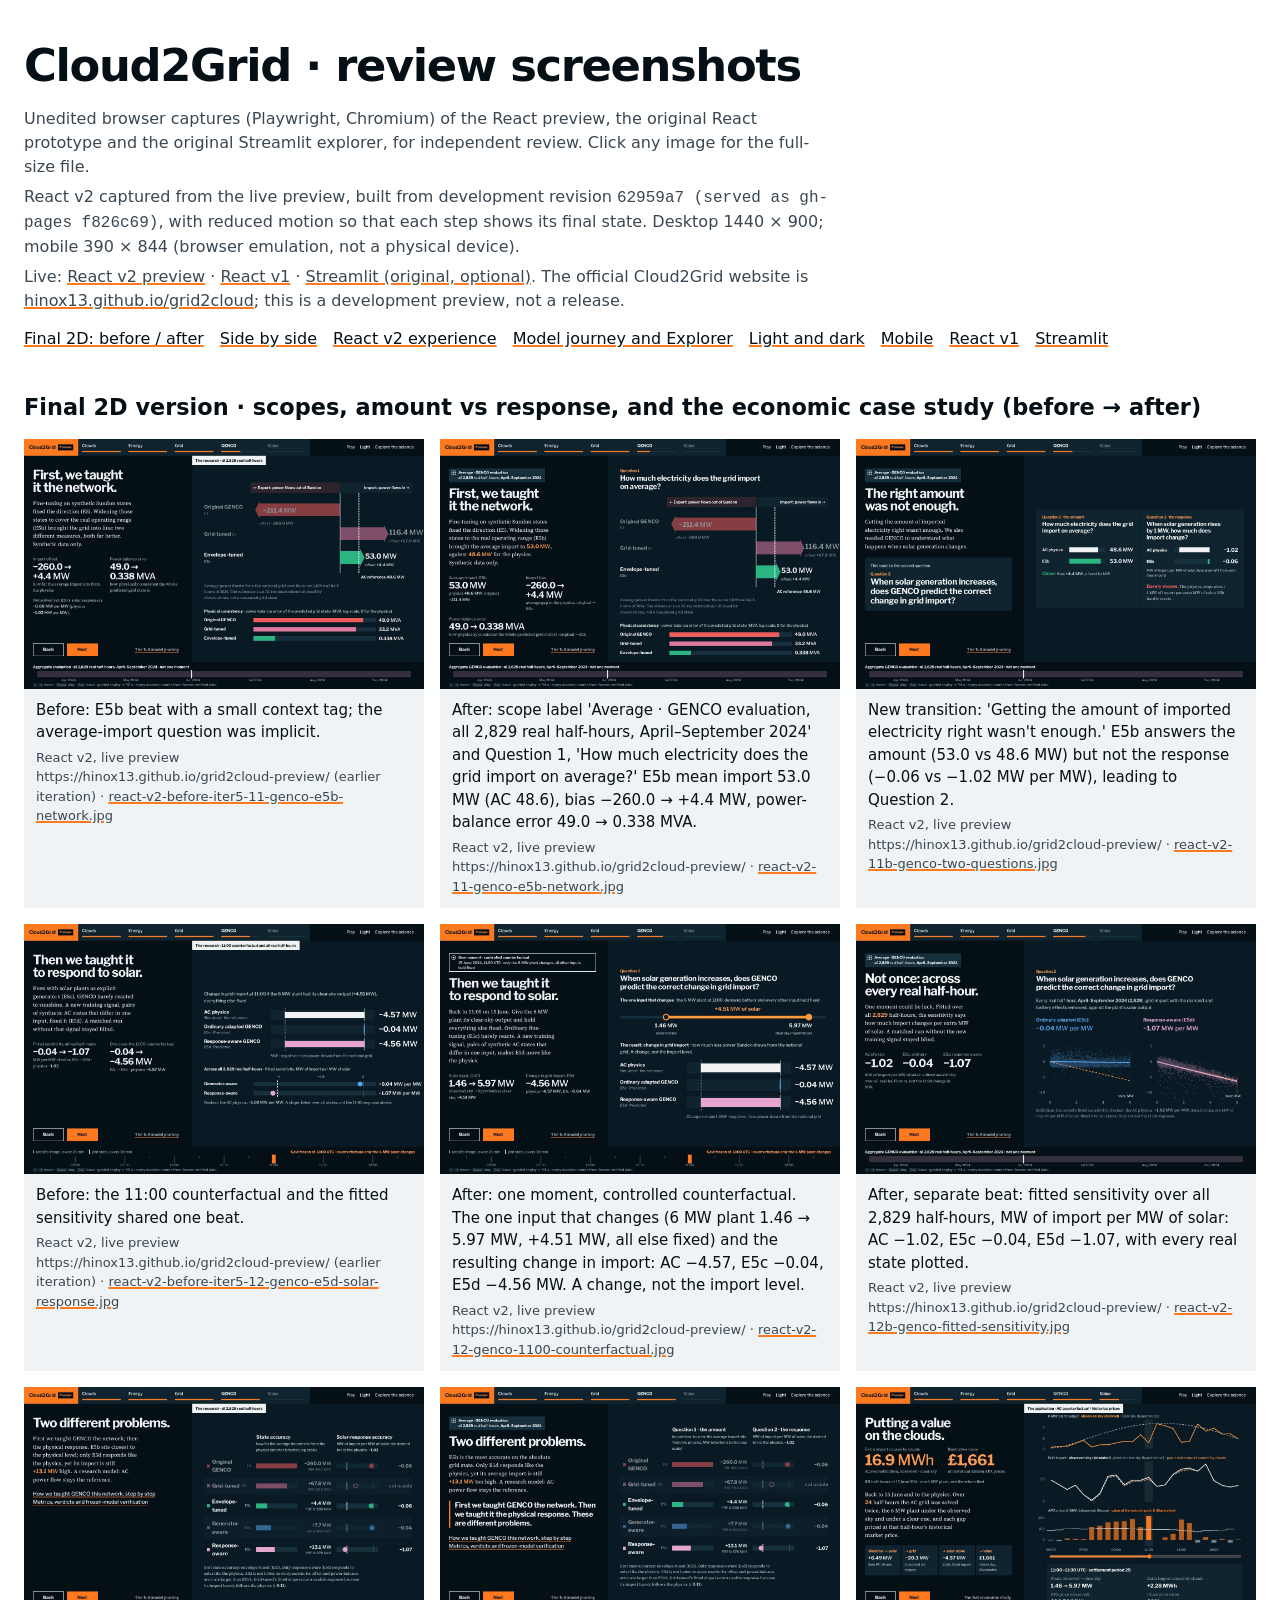
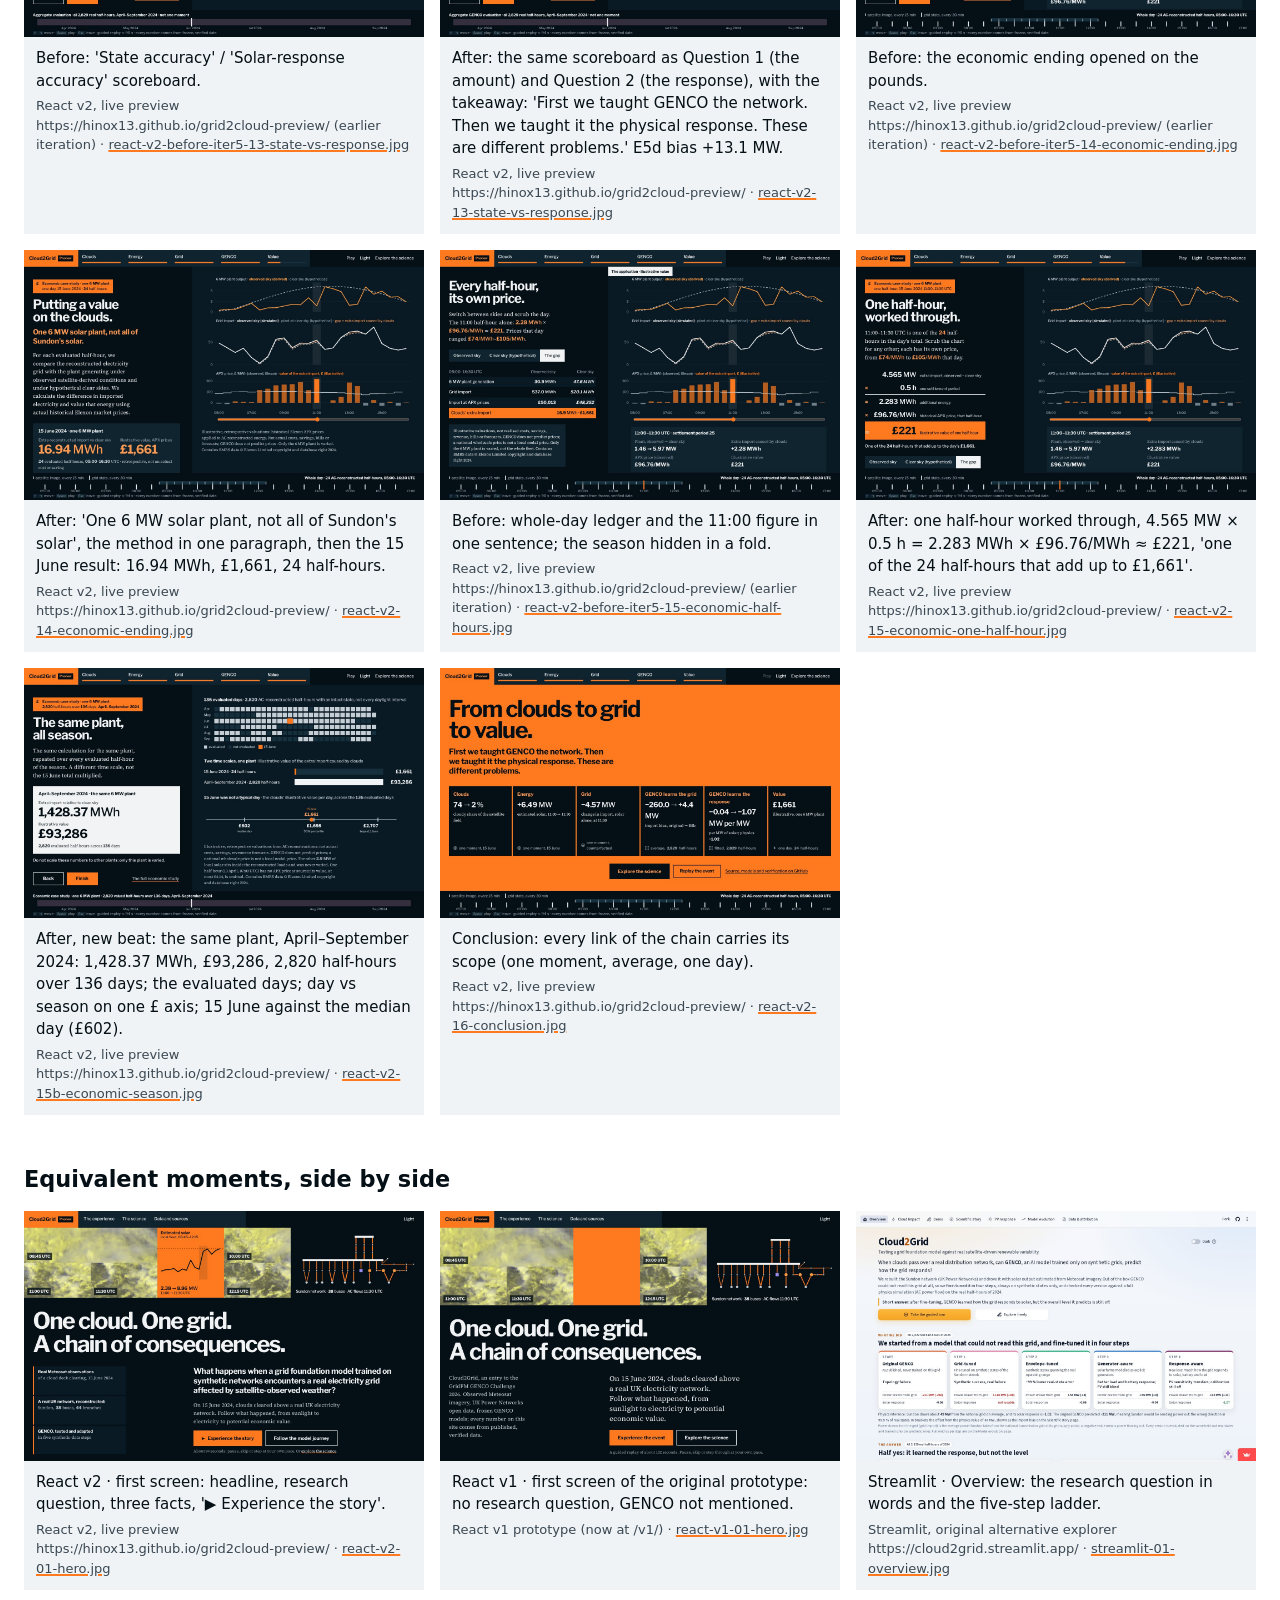
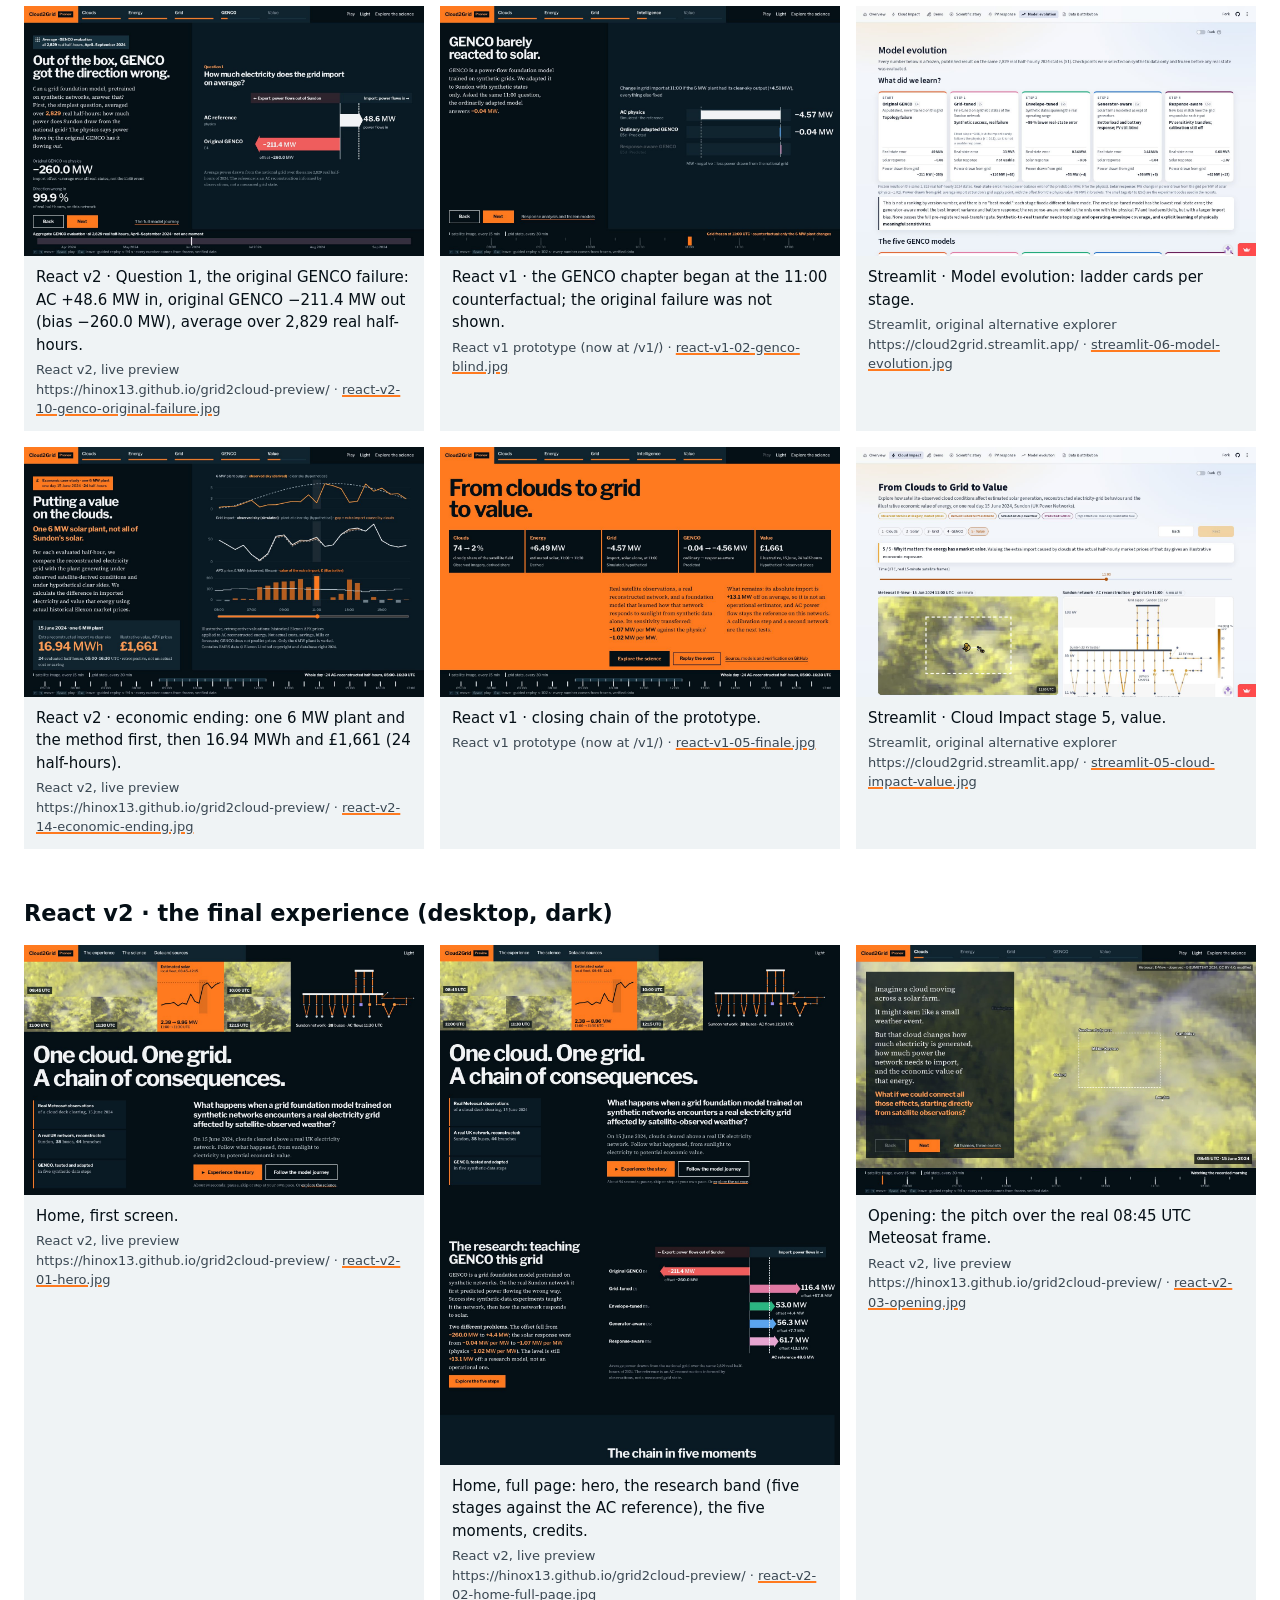
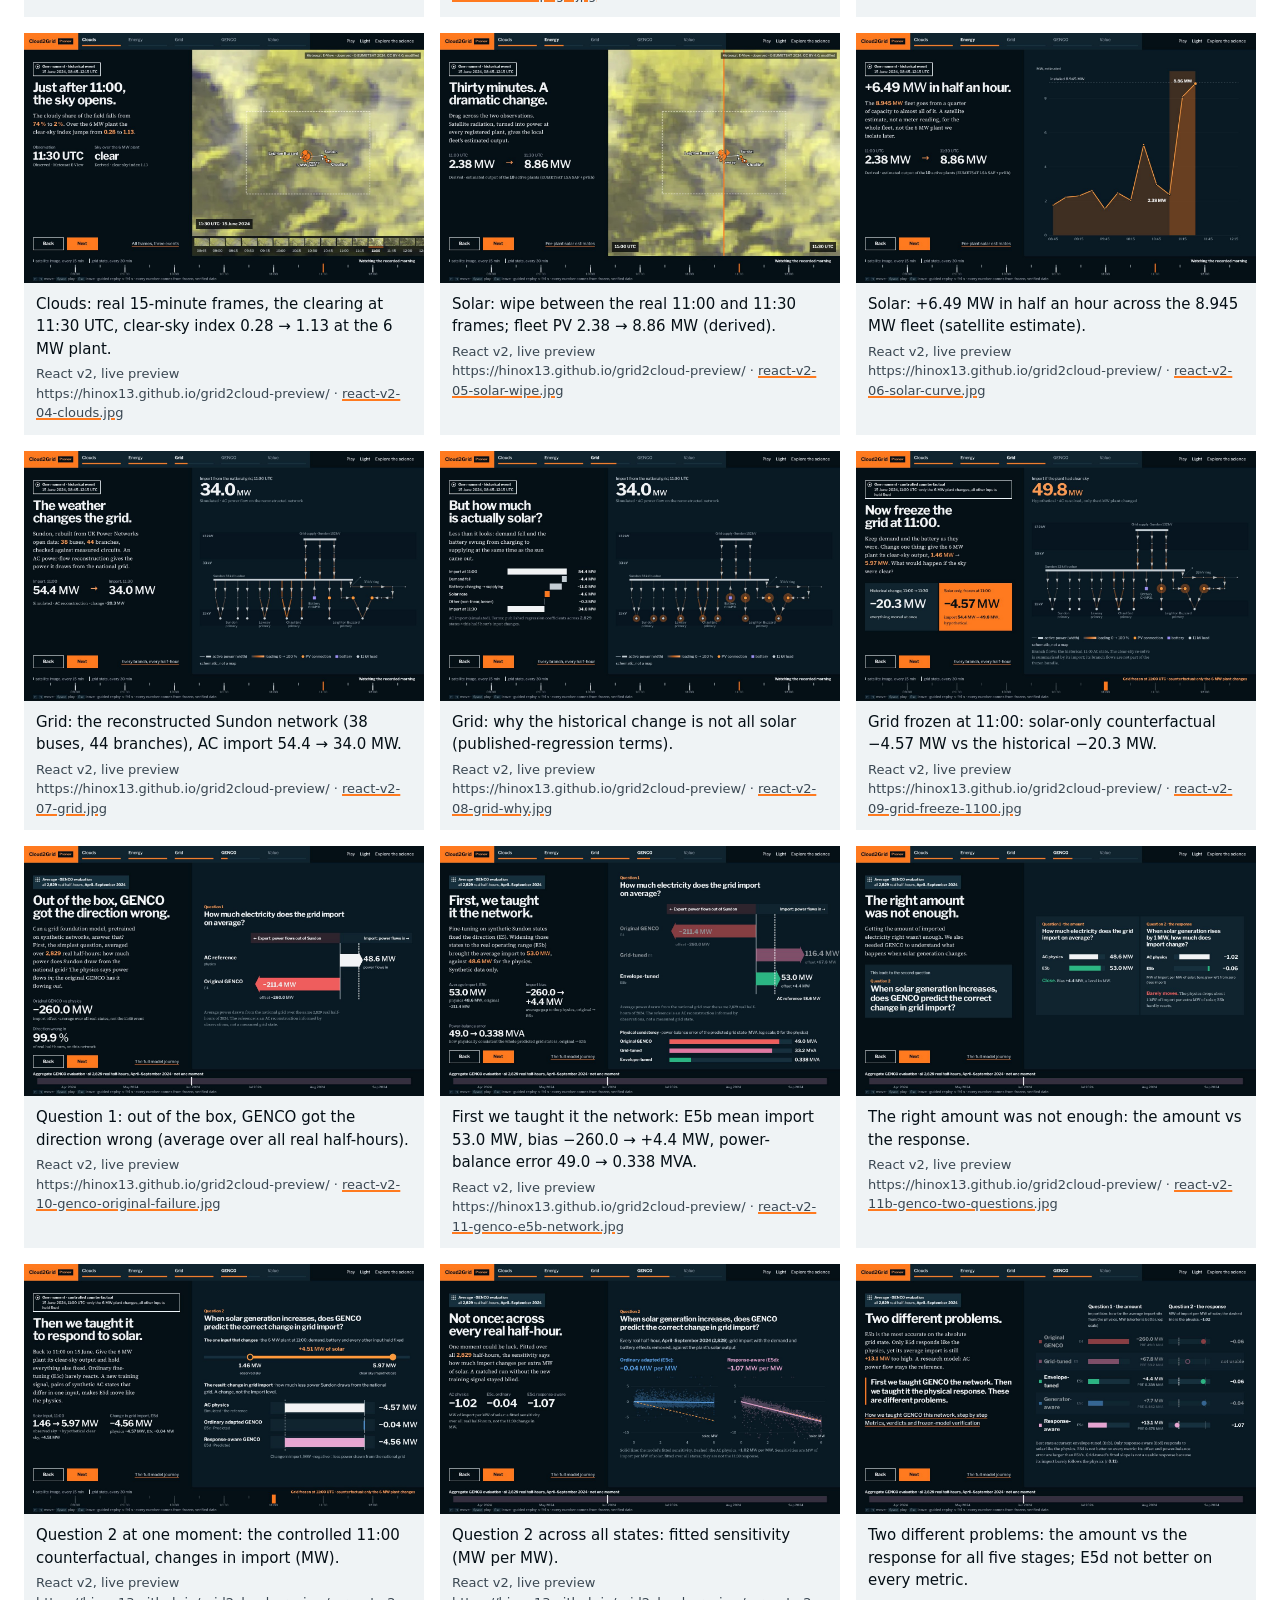
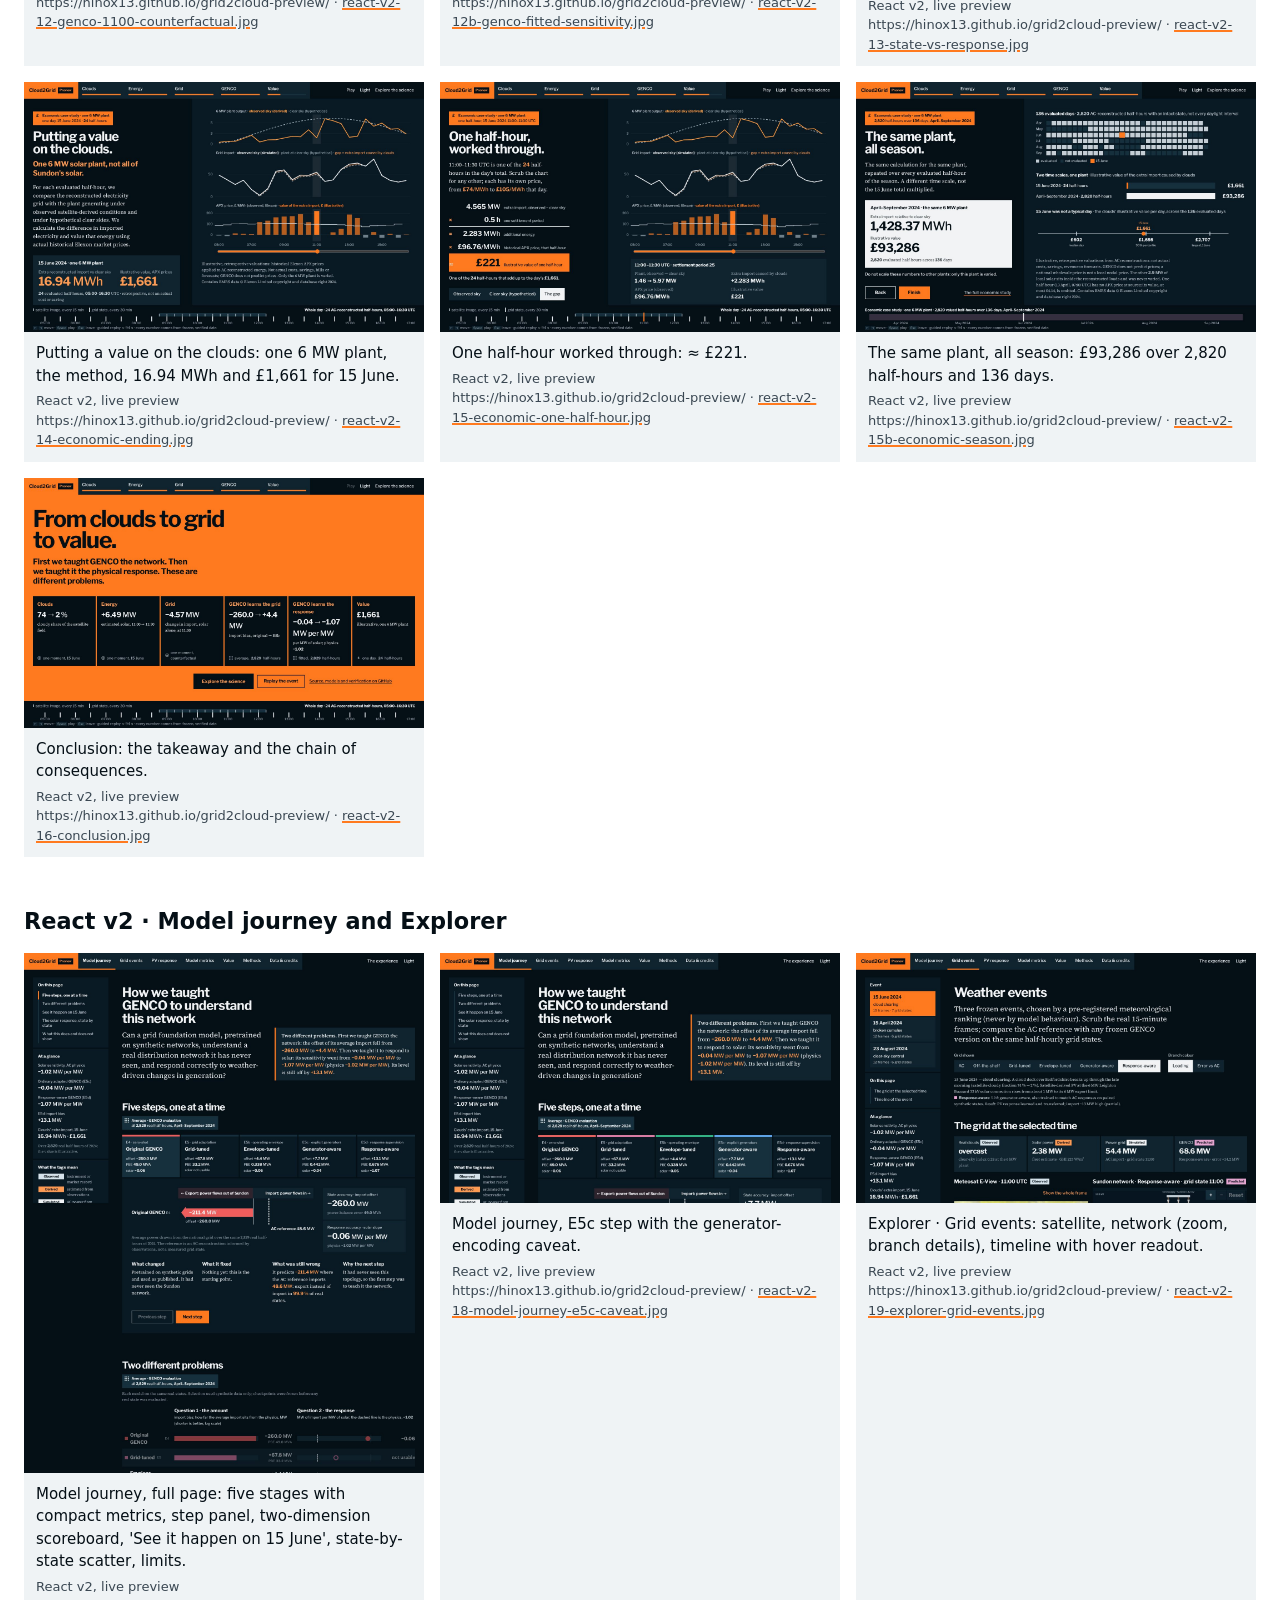
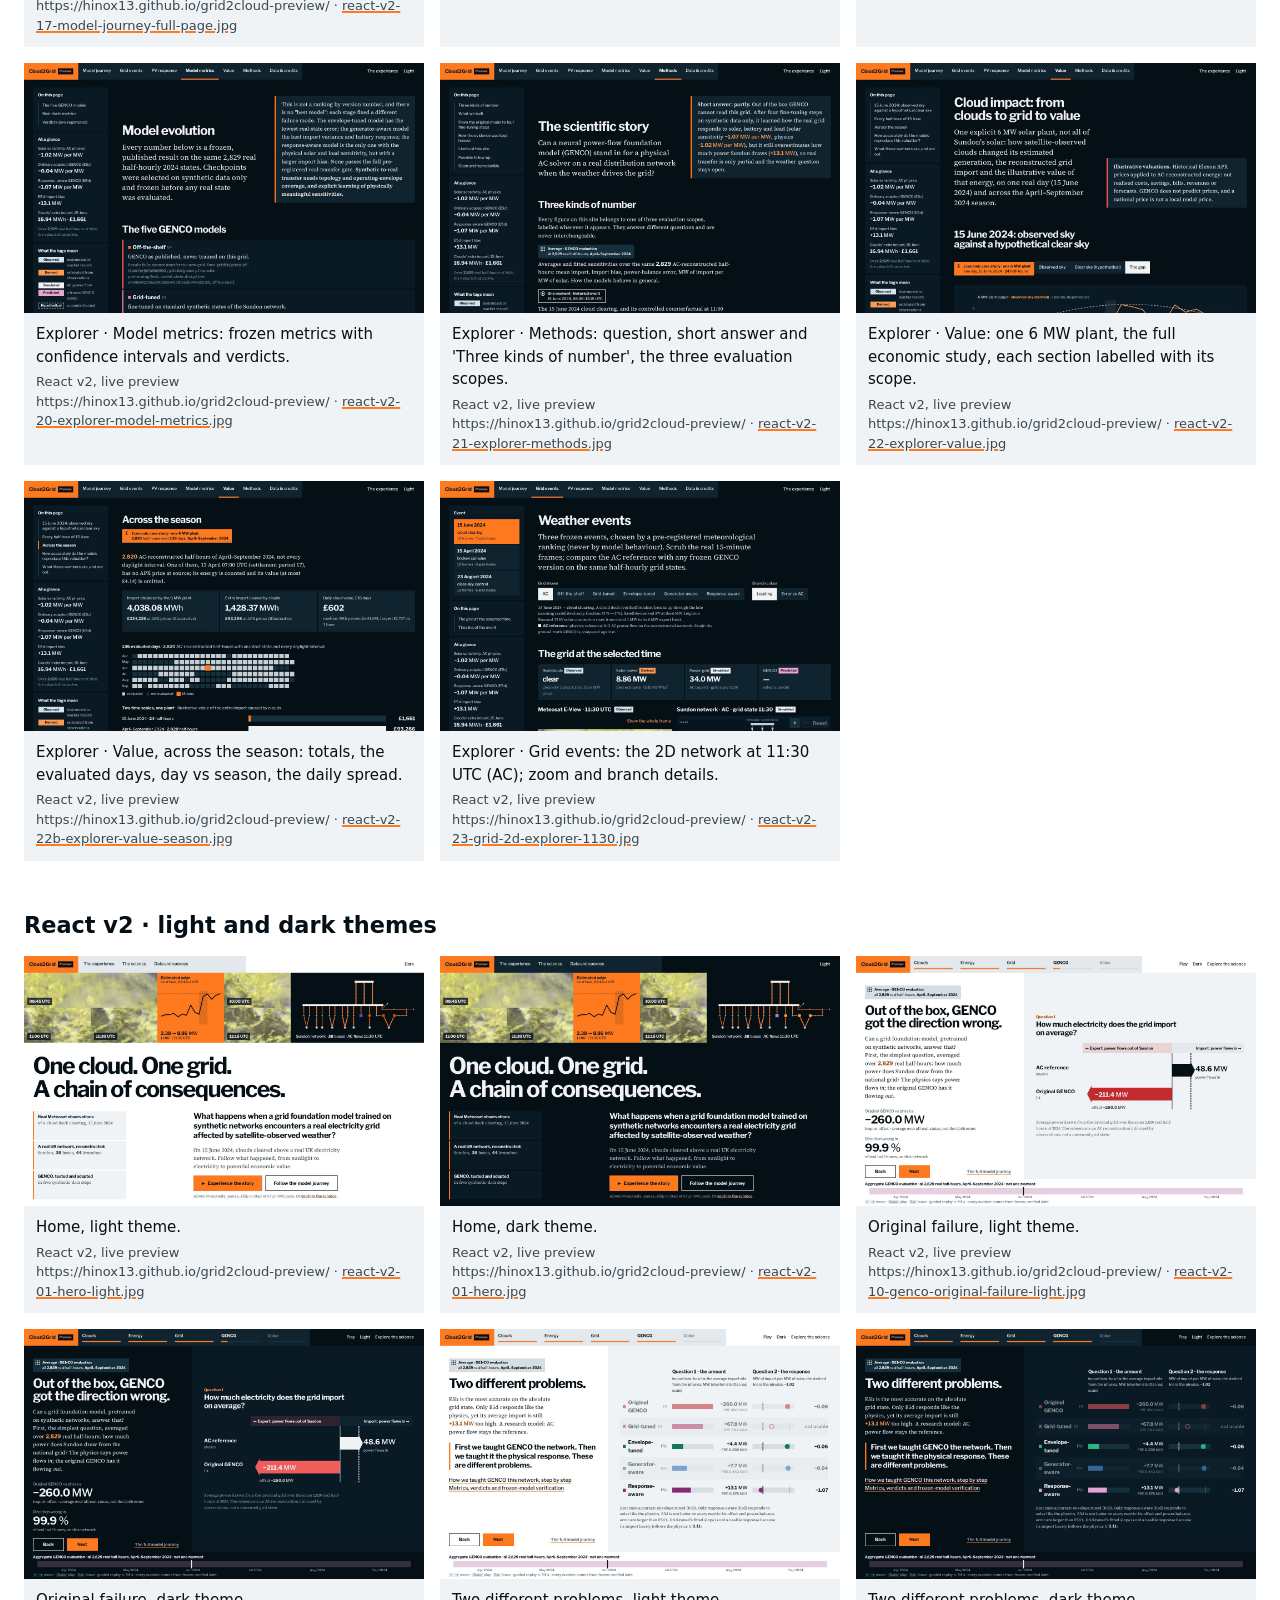
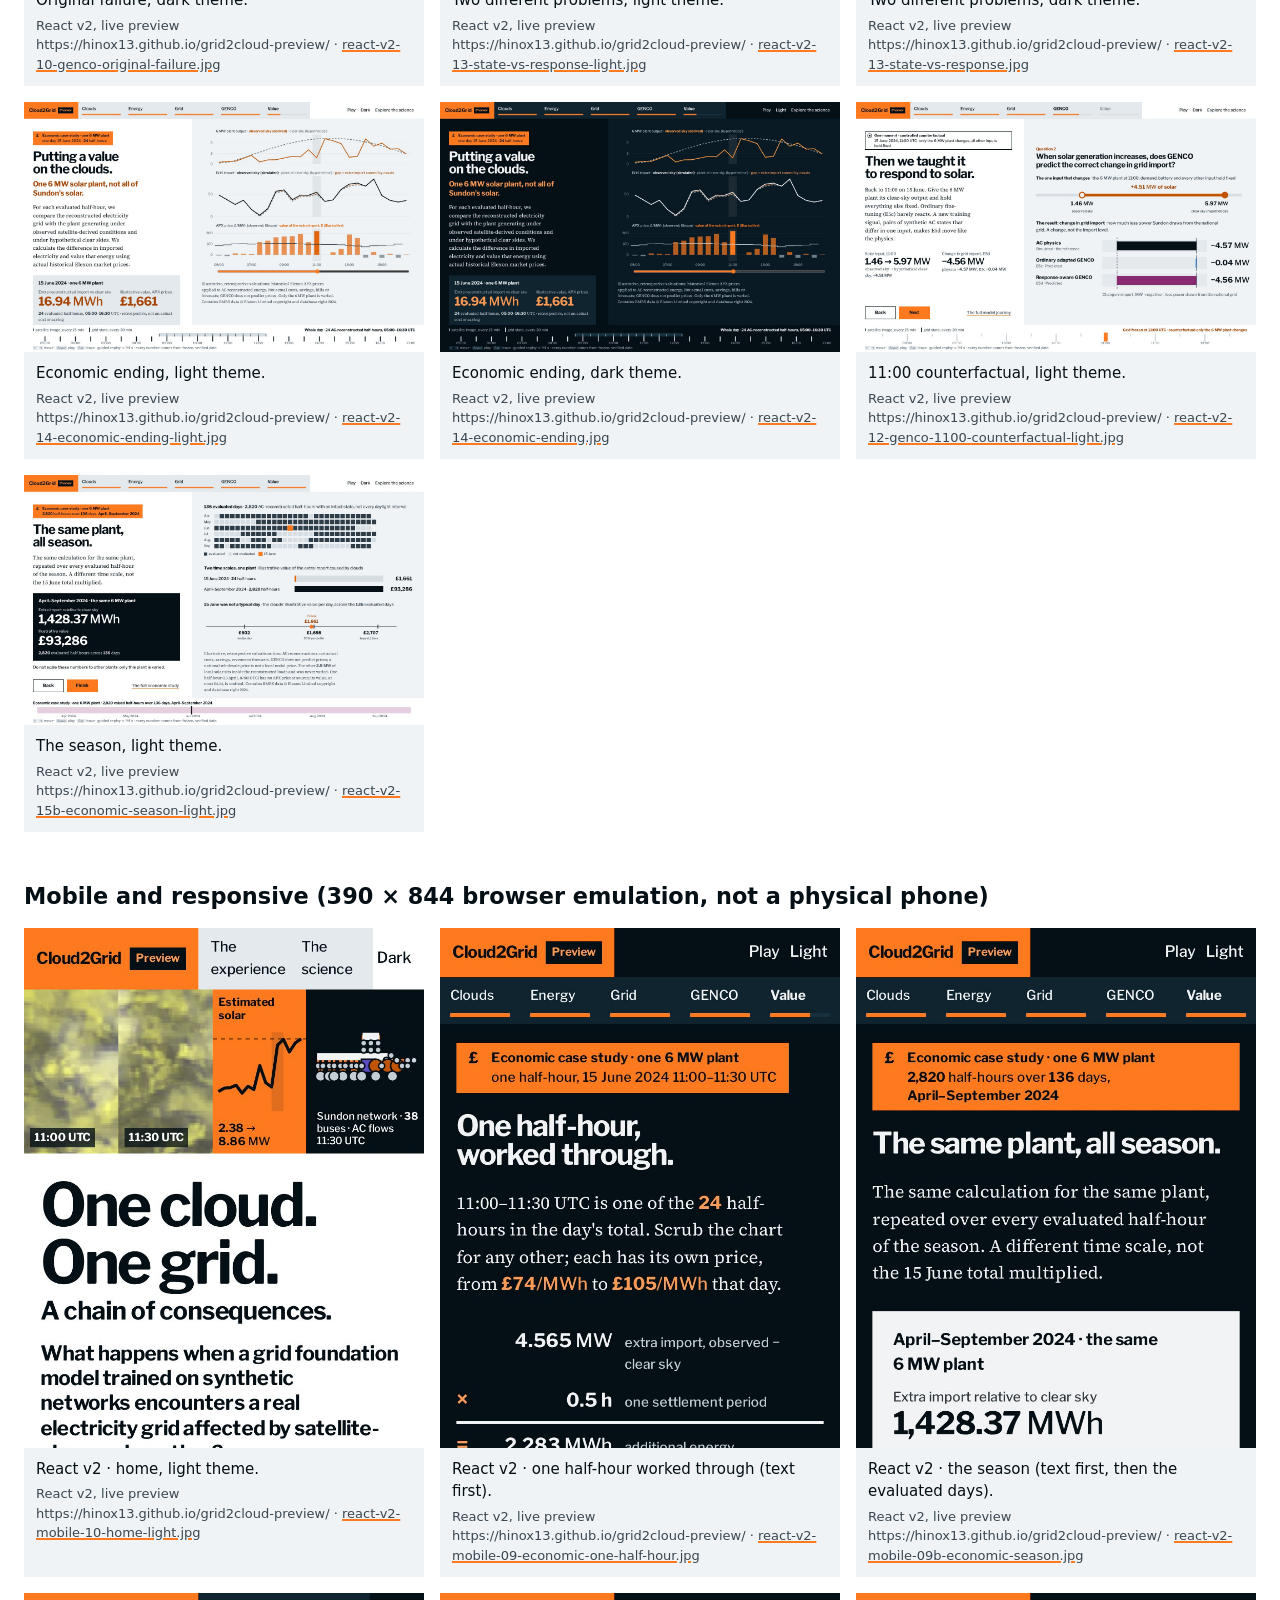
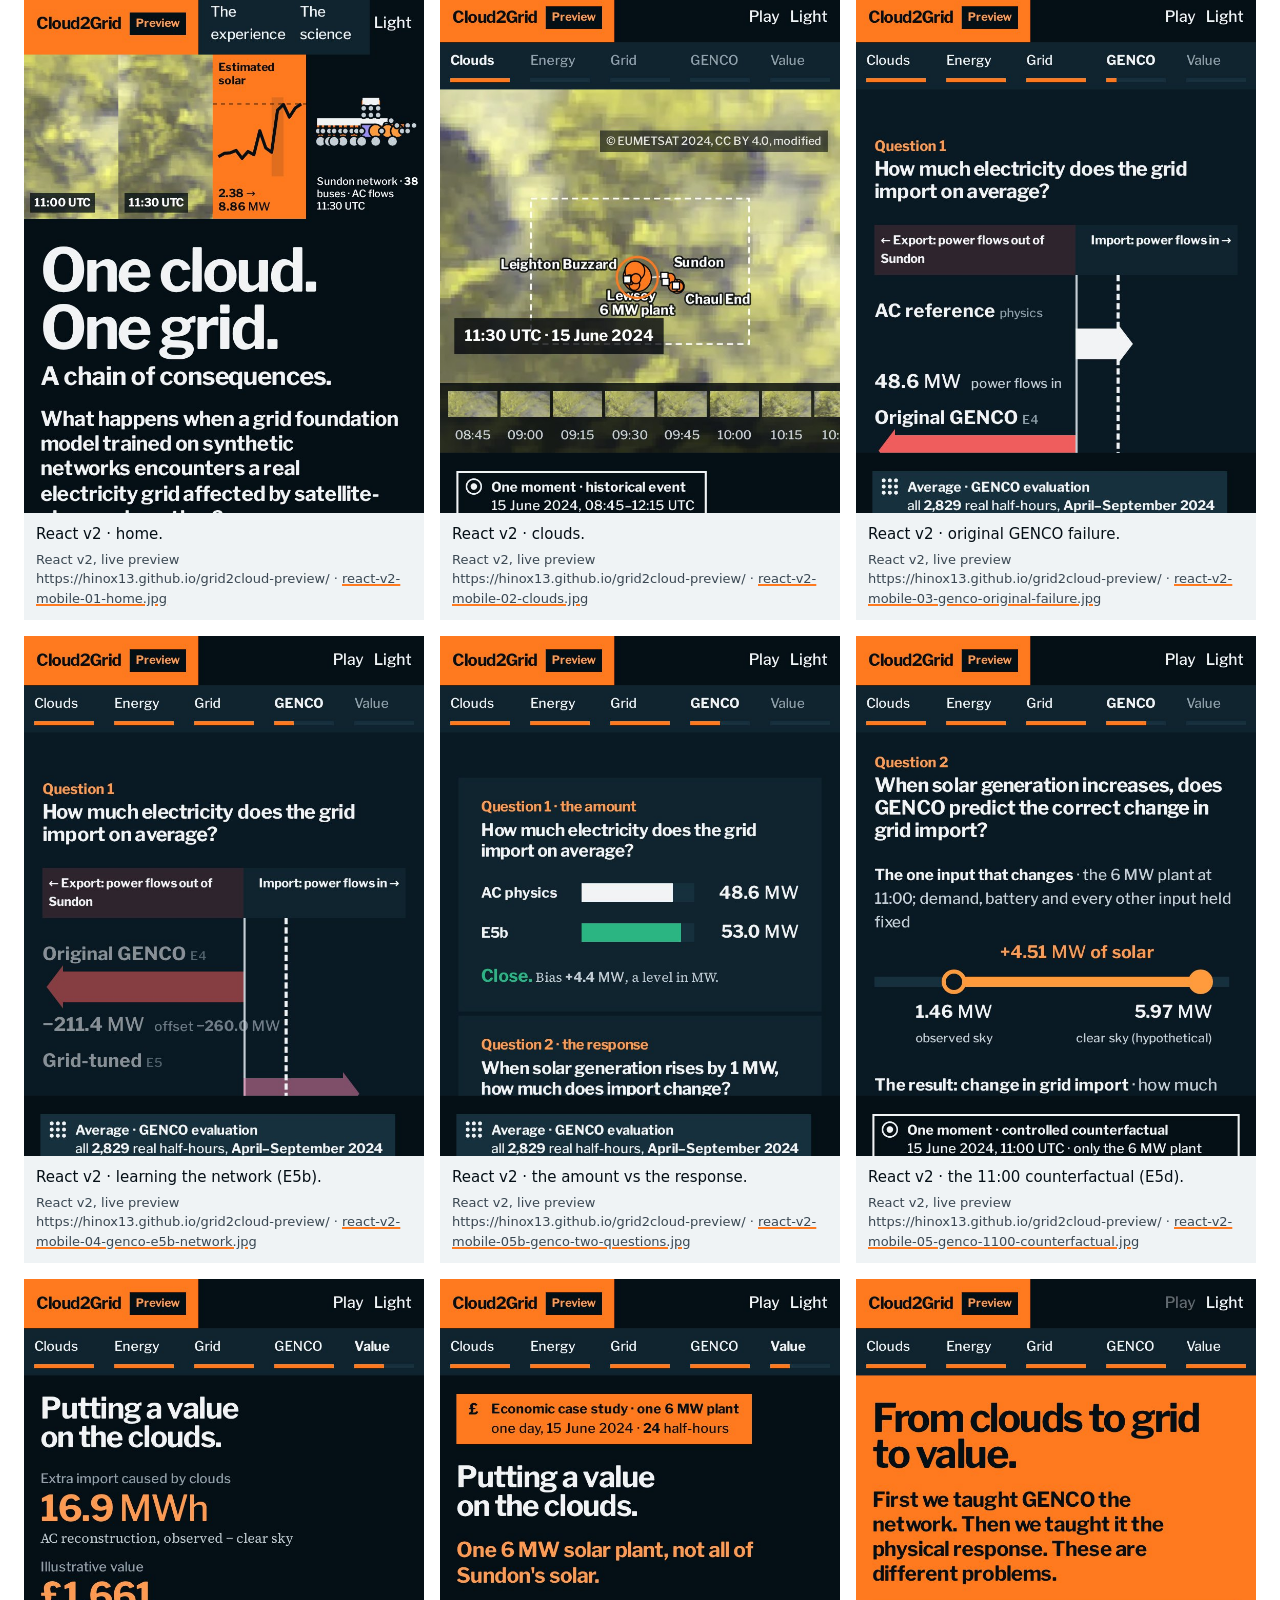
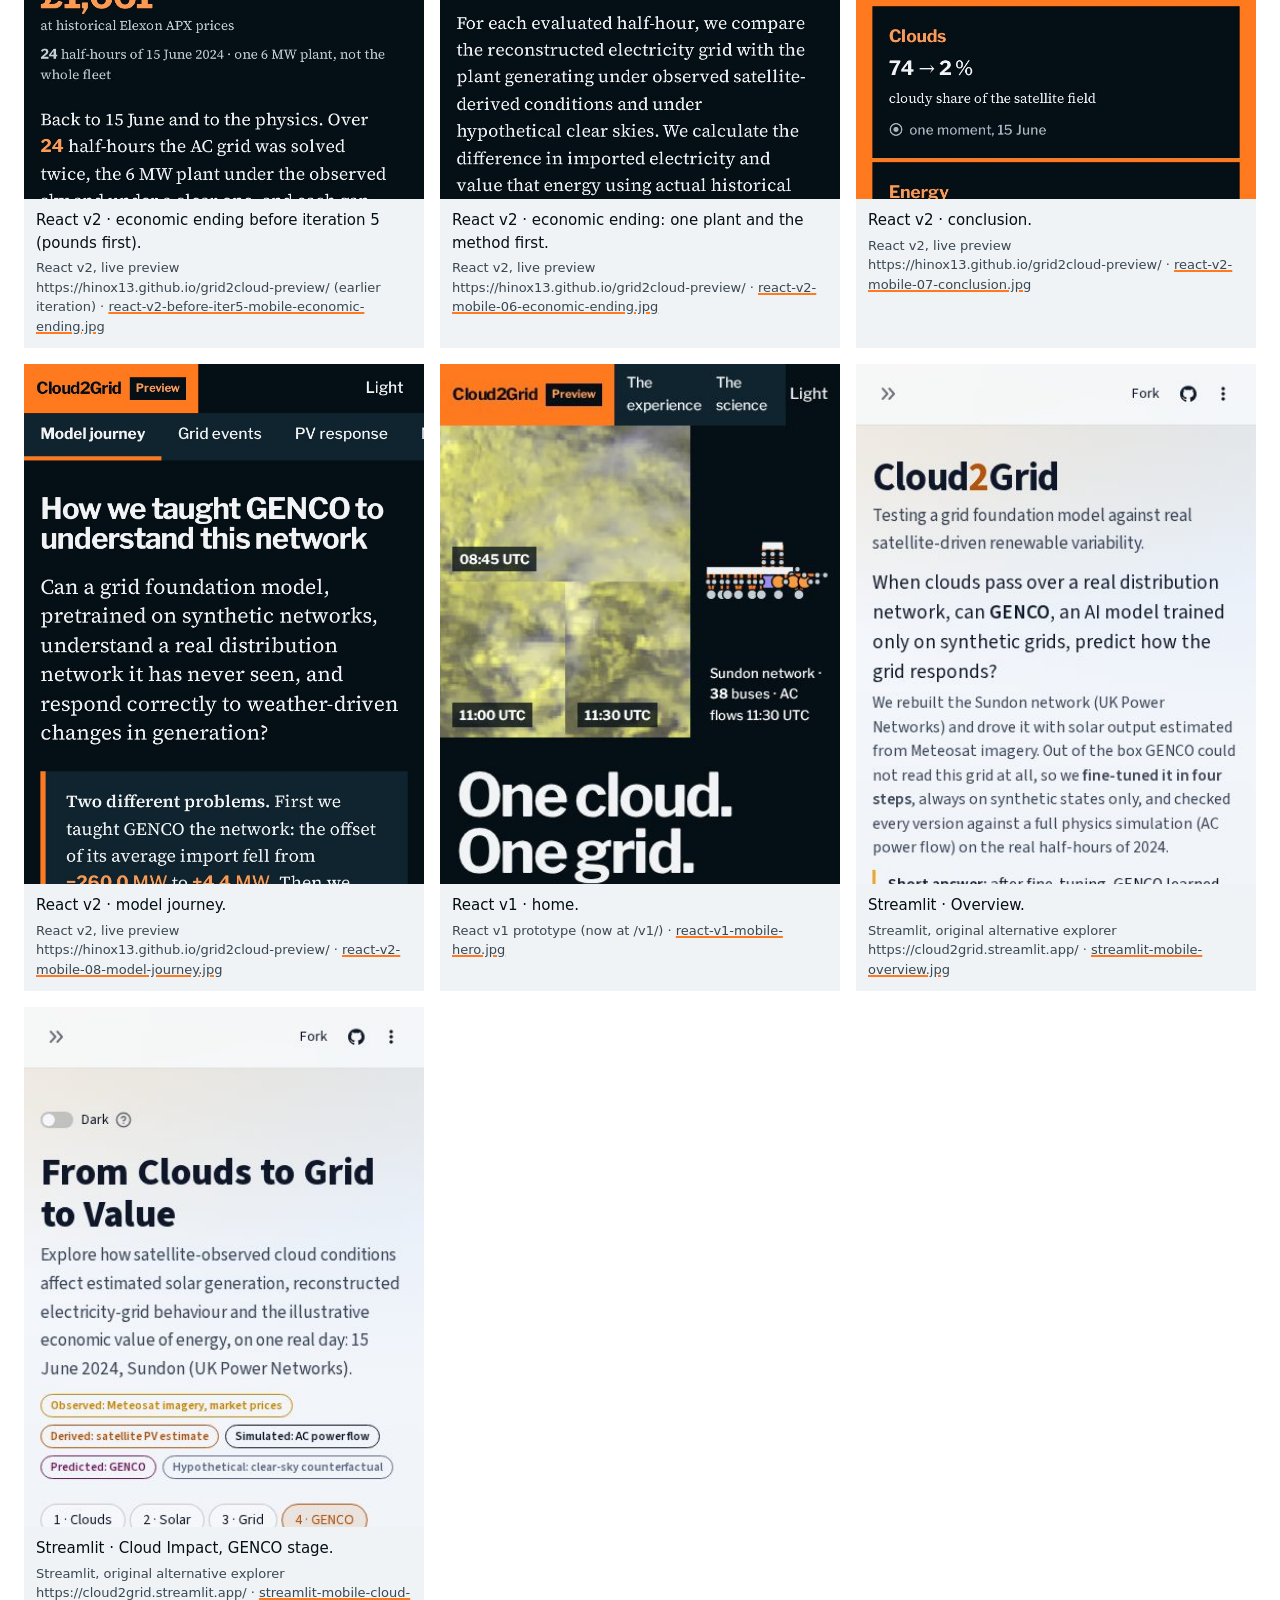
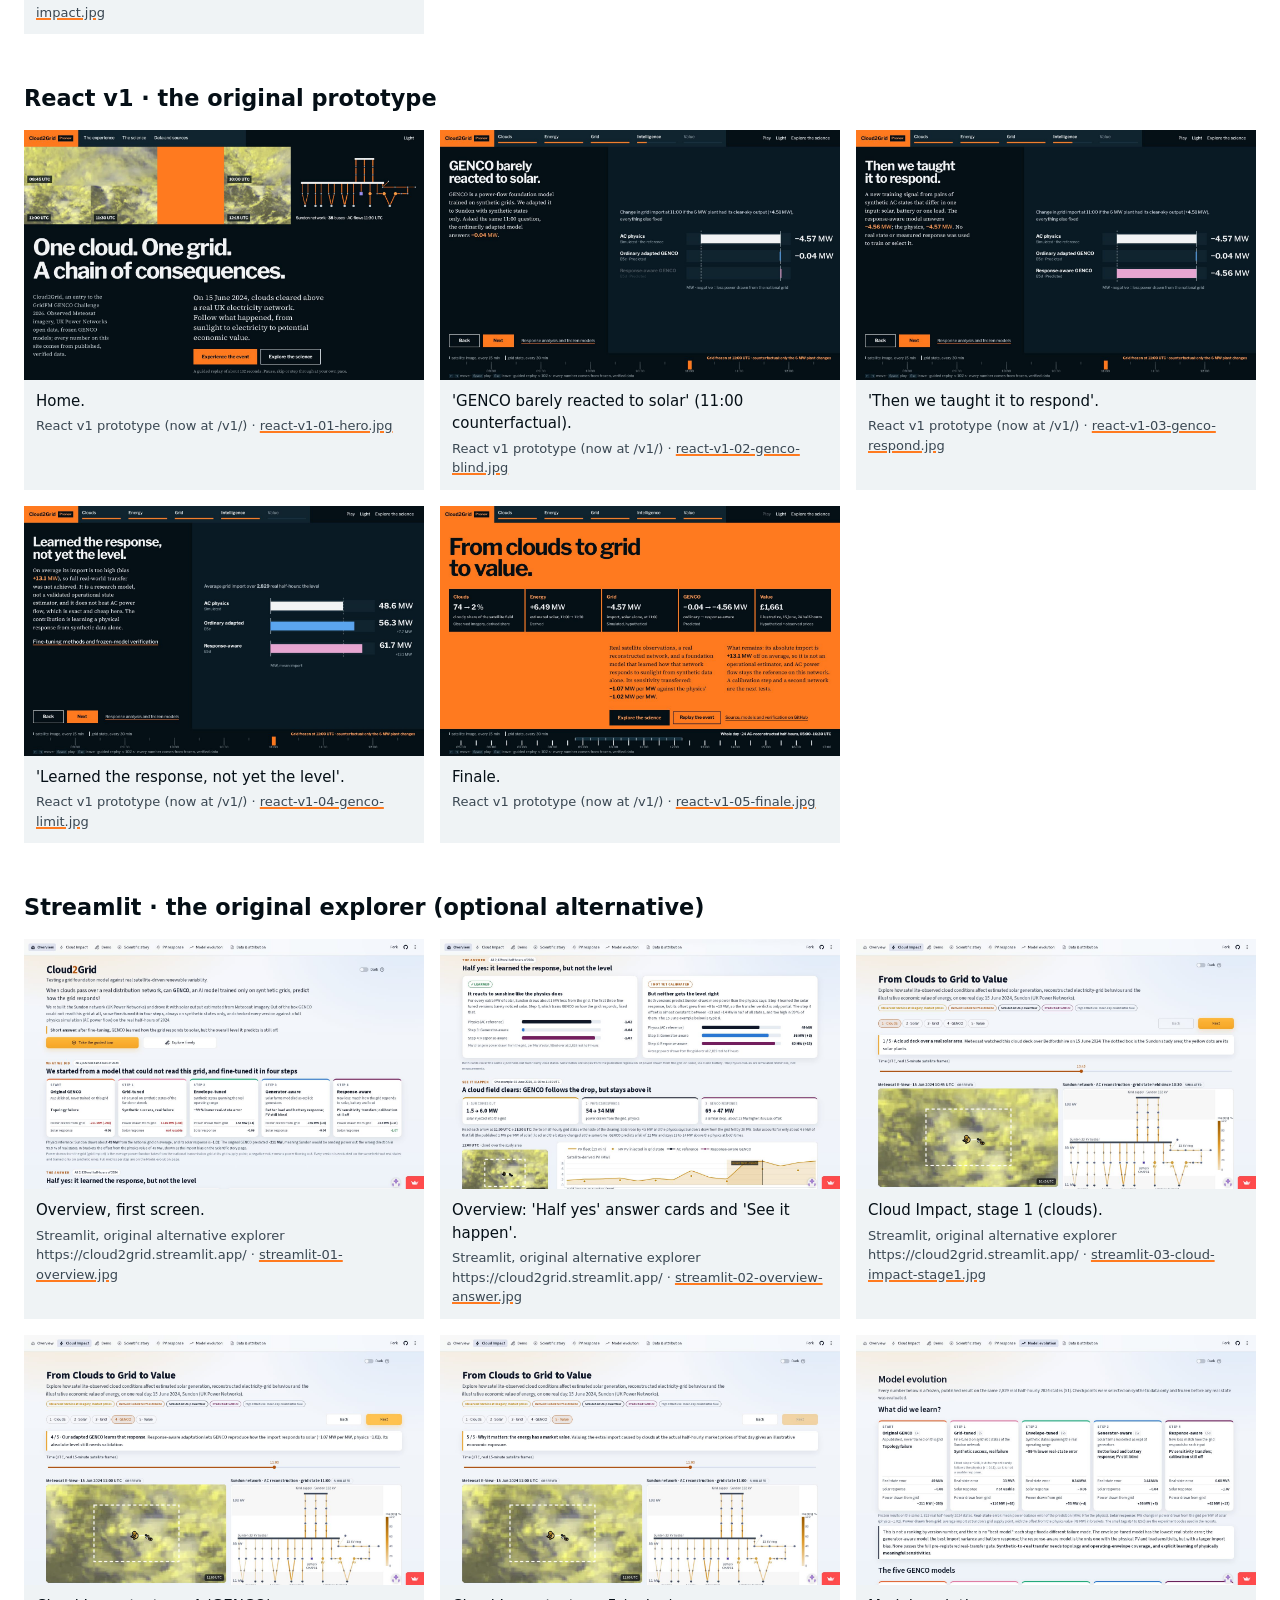
<file: review-screenshots/index.html>
<!doctype html>
<html lang="en-GB">
<head>
<meta charset="utf-8">
<meta name="viewport" content="width=device-width, initial-scale=1">
<meta name="robots" content="noindex, nofollow">
<title>Cloud2Grid · review screenshots</title>
<style>
:root { color-scheme: light dark; --bg:#ffffff; --ink:#050f16; --ink2:#3a4752; --tile:#eff3f5; --accent:#ff7a1f; }
@media (prefers-color-scheme: dark) { :root { --bg:#050f16; --ink:#f1f3f4; --ink2:#c5ced5; --tile:#0f222d; } }
* { box-sizing: border-box; }
body { margin:0; background:var(--bg); color:var(--ink); font: 16px/1.5 system-ui, -apple-system, "Segoe UI", sans-serif; }
header { padding: 32px 24px 16px; max-width: 1400px; margin: 0 auto; }
h1 { font-size: clamp(1.8rem, 4vw, 2.8rem); letter-spacing: -0.03em; margin: 0 0 8px; }
header p { max-width: 80ch; color: var(--ink2); margin: 6px 0; }
nav { display:flex; flex-wrap:wrap; gap:8px 16px; margin-top: 14px; }
nav a, a { color: inherit; text-decoration-color: var(--accent); text-decoration-thickness: 2px; }
section { max-width: 1400px; margin: 0 auto; padding: 24px; }
h2 { font-size: 1.4rem; margin: 0 0 14px; }
.grid { display:grid; grid-template-columns: repeat(auto-fill, minmax(320px, 1fr)); gap: 16px; }
.grid.compare { grid-template-columns: repeat(3, 1fr); }
@media (max-width: 900px) { .grid.compare { grid-template-columns: 1fr; } }
figure { margin:0; background: var(--tile); }
figure img { display:block; width:100%; height:auto; max-height: 520px; object-fit: cover; object-position: top; }
figcaption { padding: 10px 12px 12px; font-size: 0.9375rem; }
figcaption span { display:block; margin-top: 4px; font-size: 0.8125rem; color: var(--ink2); word-break: break-word; }
footer { max-width: 1400px; margin: 0 auto; padding: 24px 24px 48px; color: var(--ink2); font-size: 0.875rem; }
</style>
</head>
<body>
<header>
<h1>Cloud2Grid · review screenshots</h1>
<p>Unedited browser captures (Playwright, Chromium) of the React preview, the original React prototype and the original Streamlit explorer, for independent review. Click any image for the full-size file.</p>
<p>React v2 captured from the live preview, built from development revision <code>62959a7 (served as gh-pages f826c69)</code>, with reduced motion so that each step shows its final state. Desktop 1440 × 900; mobile 390 × 844 (browser emulation, not a physical device).</p>
<p>Live: <a href="../">React v2 preview</a> · <a href="../v1/">React v1</a> · <a href="https://cloud2grid.streamlit.app/">Streamlit (original, optional)</a>. The official Cloud2Grid website is <a href="https://hinox13.github.io/grid2cloud/">hinox13.github.io/grid2cloud</a>; this is a development preview, not a release.</p>
<nav><a href="#iter5">Final 2D: before / after</a><a href="#compare">Side by side</a><a href="#v2">React v2 experience</a><a href="#journey">Model journey and Explorer</a><a href="#themes">Light and dark</a><a href="#mobile">Mobile</a><a href="#v1">React v1</a><a href="#streamlit">Streamlit</a></nav>
</header>
<section id="iter5"><h2>Final 2D version · scopes, amount vs response, and the economic case study (before → after)</h2><div class="grid"><figure><a href="react-v2-before-iter5-11-genco-e5b-network.jpg"><img src="react-v2-before-iter5-11-genco-e5b-network.jpg" alt="Before: E5b beat with a small context tag; the average-import question was implicit." loading="lazy"></a><figcaption>Before: E5b beat with a small context tag; the average-import question was implicit.<span>React v2, live preview https://hinox13.github.io/grid2cloud-preview/ (earlier iteration) · <a href="react-v2-before-iter5-11-genco-e5b-network.jpg">react-v2-before-iter5-11-genco-e5b-network.jpg</a></span></figcaption></figure><figure><a href="react-v2-11-genco-e5b-network.jpg"><img src="react-v2-11-genco-e5b-network.jpg" alt="After: scope label &#x27;Average · GENCO evaluation, all 2,829 real half-hours, April–September 2024&#x27; and Question 1, &#x27;How much electricity does the grid import on average?&#x27; E5b mean import 53.0 MW (AC 48.6), bias −260.0 → +4.4 MW, power-balance error 49.0 → 0.338 MVA." loading="lazy"></a><figcaption>After: scope label &#x27;Average · GENCO evaluation, all 2,829 real half-hours, April–September 2024&#x27; and Question 1, &#x27;How much electricity does the grid import on average?&#x27; E5b mean import 53.0 MW (AC 48.6), bias −260.0 → +4.4 MW, power-balance error 49.0 → 0.338 MVA.<span>React v2, live preview https://hinox13.github.io/grid2cloud-preview/ · <a href="react-v2-11-genco-e5b-network.jpg">react-v2-11-genco-e5b-network.jpg</a></span></figcaption></figure><figure><a href="react-v2-11b-genco-two-questions.jpg"><img src="react-v2-11b-genco-two-questions.jpg" alt="New transition: &#x27;Getting the amount of imported electricity right wasn&#x27;t enough.&#x27; E5b answers the amount (53.0 vs 48.6 MW) but not the response (−0.06 vs −1.02 MW per MW), leading to Question 2." loading="lazy"></a><figcaption>New transition: &#x27;Getting the amount of imported electricity right wasn&#x27;t enough.&#x27; E5b answers the amount (53.0 vs 48.6 MW) but not the response (−0.06 vs −1.02 MW per MW), leading to Question 2.<span>React v2, live preview https://hinox13.github.io/grid2cloud-preview/ · <a href="react-v2-11b-genco-two-questions.jpg">react-v2-11b-genco-two-questions.jpg</a></span></figcaption></figure><figure><a href="react-v2-before-iter5-12-genco-e5d-solar-response.jpg"><img src="react-v2-before-iter5-12-genco-e5d-solar-response.jpg" alt="Before: the 11:00 counterfactual and the fitted sensitivity shared one beat." loading="lazy"></a><figcaption>Before: the 11:00 counterfactual and the fitted sensitivity shared one beat.<span>React v2, live preview https://hinox13.github.io/grid2cloud-preview/ (earlier iteration) · <a href="react-v2-before-iter5-12-genco-e5d-solar-response.jpg">react-v2-before-iter5-12-genco-e5d-solar-response.jpg</a></span></figcaption></figure><figure><a href="react-v2-12-genco-1100-counterfactual.jpg"><img src="react-v2-12-genco-1100-counterfactual.jpg" alt="After: one moment, controlled counterfactual. The one input that changes (6 MW plant 1.46 → 5.97 MW, +4.51 MW, all else fixed) and the resulting change in import: AC −4.57, E5c −0.04, E5d −4.56 MW. A change, not the import level." loading="lazy"></a><figcaption>After: one moment, controlled counterfactual. The one input that changes (6 MW plant 1.46 → 5.97 MW, +4.51 MW, all else fixed) and the resulting change in import: AC −4.57, E5c −0.04, E5d −4.56 MW. A change, not the import level.<span>React v2, live preview https://hinox13.github.io/grid2cloud-preview/ · <a href="react-v2-12-genco-1100-counterfactual.jpg">react-v2-12-genco-1100-counterfactual.jpg</a></span></figcaption></figure><figure><a href="react-v2-12b-genco-fitted-sensitivity.jpg"><img src="react-v2-12b-genco-fitted-sensitivity.jpg" alt="After, separate beat: fitted sensitivity over all 2,829 half-hours, MW of import per MW of solar: AC −1.02, E5c −0.04, E5d −1.07, with every real state plotted." loading="lazy"></a><figcaption>After, separate beat: fitted sensitivity over all 2,829 half-hours, MW of import per MW of solar: AC −1.02, E5c −0.04, E5d −1.07, with every real state plotted.<span>React v2, live preview https://hinox13.github.io/grid2cloud-preview/ · <a href="react-v2-12b-genco-fitted-sensitivity.jpg">react-v2-12b-genco-fitted-sensitivity.jpg</a></span></figcaption></figure><figure><a href="react-v2-before-iter5-13-state-vs-response.jpg"><img src="react-v2-before-iter5-13-state-vs-response.jpg" alt="Before: &#x27;State accuracy&#x27; / &#x27;Solar-response accuracy&#x27; scoreboard." loading="lazy"></a><figcaption>Before: &#x27;State accuracy&#x27; / &#x27;Solar-response accuracy&#x27; scoreboard.<span>React v2, live preview https://hinox13.github.io/grid2cloud-preview/ (earlier iteration) · <a href="react-v2-before-iter5-13-state-vs-response.jpg">react-v2-before-iter5-13-state-vs-response.jpg</a></span></figcaption></figure><figure><a href="react-v2-13-state-vs-response.jpg"><img src="react-v2-13-state-vs-response.jpg" alt="After: the same scoreboard as Question 1 (the amount) and Question 2 (the response), with the takeaway: &#x27;First we taught GENCO the network. Then we taught it the physical response. These are different problems.&#x27; E5d bias +13.1 MW." loading="lazy"></a><figcaption>After: the same scoreboard as Question 1 (the amount) and Question 2 (the response), with the takeaway: &#x27;First we taught GENCO the network. Then we taught it the physical response. These are different problems.&#x27; E5d bias +13.1 MW.<span>React v2, live preview https://hinox13.github.io/grid2cloud-preview/ · <a href="react-v2-13-state-vs-response.jpg">react-v2-13-state-vs-response.jpg</a></span></figcaption></figure><figure><a href="react-v2-before-iter5-14-economic-ending.jpg"><img src="react-v2-before-iter5-14-economic-ending.jpg" alt="Before: the economic ending opened on the pounds." loading="lazy"></a><figcaption>Before: the economic ending opened on the pounds.<span>React v2, live preview https://hinox13.github.io/grid2cloud-preview/ (earlier iteration) · <a href="react-v2-before-iter5-14-economic-ending.jpg">react-v2-before-iter5-14-economic-ending.jpg</a></span></figcaption></figure><figure><a href="react-v2-14-economic-ending.jpg"><img src="react-v2-14-economic-ending.jpg" alt="After: &#x27;One 6 MW solar plant, not all of Sundon&#x27;s solar&#x27;, the method in one paragraph, then the 15 June result: 16.94 MWh, £1,661, 24 half-hours." loading="lazy"></a><figcaption>After: &#x27;One 6 MW solar plant, not all of Sundon&#x27;s solar&#x27;, the method in one paragraph, then the 15 June result: 16.94 MWh, £1,661, 24 half-hours.<span>React v2, live preview https://hinox13.github.io/grid2cloud-preview/ · <a href="react-v2-14-economic-ending.jpg">react-v2-14-economic-ending.jpg</a></span></figcaption></figure><figure><a href="react-v2-before-iter5-15-economic-half-hours.jpg"><img src="react-v2-before-iter5-15-economic-half-hours.jpg" alt="Before: whole-day ledger and the 11:00 figure in one sentence; the season hidden in a fold." loading="lazy"></a><figcaption>Before: whole-day ledger and the 11:00 figure in one sentence; the season hidden in a fold.<span>React v2, live preview https://hinox13.github.io/grid2cloud-preview/ (earlier iteration) · <a href="react-v2-before-iter5-15-economic-half-hours.jpg">react-v2-before-iter5-15-economic-half-hours.jpg</a></span></figcaption></figure><figure><a href="react-v2-15-economic-one-half-hour.jpg"><img src="react-v2-15-economic-one-half-hour.jpg" alt="After: one half-hour worked through, 4.565 MW × 0.5 h = 2.283 MWh × £96.76/MWh ≈ £221, &#x27;one of the 24 half-hours that add up to £1,661&#x27;." loading="lazy"></a><figcaption>After: one half-hour worked through, 4.565 MW × 0.5 h = 2.283 MWh × £96.76/MWh ≈ £221, &#x27;one of the 24 half-hours that add up to £1,661&#x27;.<span>React v2, live preview https://hinox13.github.io/grid2cloud-preview/ · <a href="react-v2-15-economic-one-half-hour.jpg">react-v2-15-economic-one-half-hour.jpg</a></span></figcaption></figure><figure><a href="react-v2-15b-economic-season.jpg"><img src="react-v2-15b-economic-season.jpg" alt="After, new beat: the same plant, April–September 2024: 1,428.37 MWh, £93,286, 2,820 half-hours over 136 days; the evaluated days; day vs season on one £ axis; 15 June against the median day (£602)." loading="lazy"></a><figcaption>After, new beat: the same plant, April–September 2024: 1,428.37 MWh, £93,286, 2,820 half-hours over 136 days; the evaluated days; day vs season on one £ axis; 15 June against the median day (£602).<span>React v2, live preview https://hinox13.github.io/grid2cloud-preview/ · <a href="react-v2-15b-economic-season.jpg">react-v2-15b-economic-season.jpg</a></span></figcaption></figure><figure><a href="react-v2-16-conclusion.jpg"><img src="react-v2-16-conclusion.jpg" alt="Conclusion: every link of the chain carries its scope (one moment, average, one day)." loading="lazy"></a><figcaption>Conclusion: every link of the chain carries its scope (one moment, average, one day).<span>React v2, live preview https://hinox13.github.io/grid2cloud-preview/ · <a href="react-v2-16-conclusion.jpg">react-v2-16-conclusion.jpg</a></span></figcaption></figure></div></section><section id="compare"><h2>Equivalent moments, side by side</h2><div class="grid compare"><figure><a href="react-v2-01-hero.jpg"><img src="react-v2-01-hero.jpg" alt="React v2 · first screen: headline, research question, three facts, &#x27;▶ Experience the story&#x27;." loading="lazy"></a><figcaption>React v2 · first screen: headline, research question, three facts, &#x27;▶ Experience the story&#x27;.<span>React v2, live preview https://hinox13.github.io/grid2cloud-preview/ · <a href="react-v2-01-hero.jpg">react-v2-01-hero.jpg</a></span></figcaption></figure><figure><a href="react-v1-01-hero.jpg"><img src="react-v1-01-hero.jpg" alt="React v1 · first screen of the original prototype: no research question, GENCO not mentioned." loading="lazy"></a><figcaption>React v1 · first screen of the original prototype: no research question, GENCO not mentioned.<span>React v1 prototype (now at /v1/) · <a href="react-v1-01-hero.jpg">react-v1-01-hero.jpg</a></span></figcaption></figure><figure><a href="streamlit-01-overview.jpg"><img src="streamlit-01-overview.jpg" alt="Streamlit · Overview: the research question in words and the five-step ladder." loading="lazy"></a><figcaption>Streamlit · Overview: the research question in words and the five-step ladder.<span>Streamlit, original alternative explorer https://cloud2grid.streamlit.app/ · <a href="streamlit-01-overview.jpg">streamlit-01-overview.jpg</a></span></figcaption></figure><figure><a href="react-v2-10-genco-original-failure.jpg"><img src="react-v2-10-genco-original-failure.jpg" alt="React v2 · Question 1, the original GENCO failure: AC +48.6 MW in, original GENCO −211.4 MW out (bias −260.0 MW), average over 2,829 real half-hours." loading="lazy"></a><figcaption>React v2 · Question 1, the original GENCO failure: AC +48.6 MW in, original GENCO −211.4 MW out (bias −260.0 MW), average over 2,829 real half-hours.<span>React v2, live preview https://hinox13.github.io/grid2cloud-preview/ · <a href="react-v2-10-genco-original-failure.jpg">react-v2-10-genco-original-failure.jpg</a></span></figcaption></figure><figure><a href="react-v1-02-genco-blind.jpg"><img src="react-v1-02-genco-blind.jpg" alt="React v1 · the GENCO chapter began at the 11:00 counterfactual; the original failure was not shown." loading="lazy"></a><figcaption>React v1 · the GENCO chapter began at the 11:00 counterfactual; the original failure was not shown.<span>React v1 prototype (now at /v1/) · <a href="react-v1-02-genco-blind.jpg">react-v1-02-genco-blind.jpg</a></span></figcaption></figure><figure><a href="streamlit-06-model-evolution.jpg"><img src="streamlit-06-model-evolution.jpg" alt="Streamlit · Model evolution: ladder cards per stage." loading="lazy"></a><figcaption>Streamlit · Model evolution: ladder cards per stage.<span>Streamlit, original alternative explorer https://cloud2grid.streamlit.app/ · <a href="streamlit-06-model-evolution.jpg">streamlit-06-model-evolution.jpg</a></span></figcaption></figure><figure><a href="react-v2-14-economic-ending.jpg"><img src="react-v2-14-economic-ending.jpg" alt="React v2 · economic ending: one 6 MW plant and the method first, then 16.94 MWh and £1,661 (24 half-hours)." loading="lazy"></a><figcaption>React v2 · economic ending: one 6 MW plant and the method first, then 16.94 MWh and £1,661 (24 half-hours).<span>React v2, live preview https://hinox13.github.io/grid2cloud-preview/ · <a href="react-v2-14-economic-ending.jpg">react-v2-14-economic-ending.jpg</a></span></figcaption></figure><figure><a href="react-v1-05-finale.jpg"><img src="react-v1-05-finale.jpg" alt="React v1 · closing chain of the prototype." loading="lazy"></a><figcaption>React v1 · closing chain of the prototype.<span>React v1 prototype (now at /v1/) · <a href="react-v1-05-finale.jpg">react-v1-05-finale.jpg</a></span></figcaption></figure><figure><a href="streamlit-05-cloud-impact-value.jpg"><img src="streamlit-05-cloud-impact-value.jpg" alt="Streamlit · Cloud Impact stage 5, value." loading="lazy"></a><figcaption>Streamlit · Cloud Impact stage 5, value.<span>Streamlit, original alternative explorer https://cloud2grid.streamlit.app/ · <a href="streamlit-05-cloud-impact-value.jpg">streamlit-05-cloud-impact-value.jpg</a></span></figcaption></figure></div></section><section id="v2"><h2>React v2 · the final experience (desktop, dark)</h2><div class="grid"><figure><a href="react-v2-01-hero.jpg"><img src="react-v2-01-hero.jpg" alt="Home, first screen." loading="lazy"></a><figcaption>Home, first screen.<span>React v2, live preview https://hinox13.github.io/grid2cloud-preview/ · <a href="react-v2-01-hero.jpg">react-v2-01-hero.jpg</a></span></figcaption></figure><figure><a href="react-v2-02-home-full-page.jpg"><img src="react-v2-02-home-full-page.jpg" alt="Home, full page: hero, the research band (five stages against the AC reference), the five moments, credits." loading="lazy"></a><figcaption>Home, full page: hero, the research band (five stages against the AC reference), the five moments, credits.<span>React v2, live preview https://hinox13.github.io/grid2cloud-preview/ · <a href="react-v2-02-home-full-page.jpg">react-v2-02-home-full-page.jpg</a></span></figcaption></figure><figure><a href="react-v2-03-opening.jpg"><img src="react-v2-03-opening.jpg" alt="Opening: the pitch over the real 08:45 UTC Meteosat frame." loading="lazy"></a><figcaption>Opening: the pitch over the real 08:45 UTC Meteosat frame.<span>React v2, live preview https://hinox13.github.io/grid2cloud-preview/ · <a href="react-v2-03-opening.jpg">react-v2-03-opening.jpg</a></span></figcaption></figure><figure><a href="react-v2-04-clouds.jpg"><img src="react-v2-04-clouds.jpg" alt="Clouds: real 15-minute frames, the clearing at 11:30 UTC, clear-sky index 0.28 → 1.13 at the 6 MW plant." loading="lazy"></a><figcaption>Clouds: real 15-minute frames, the clearing at 11:30 UTC, clear-sky index 0.28 → 1.13 at the 6 MW plant.<span>React v2, live preview https://hinox13.github.io/grid2cloud-preview/ · <a href="react-v2-04-clouds.jpg">react-v2-04-clouds.jpg</a></span></figcaption></figure><figure><a href="react-v2-05-solar-wipe.jpg"><img src="react-v2-05-solar-wipe.jpg" alt="Solar: wipe between the real 11:00 and 11:30 frames; fleet PV 2.38 → 8.86 MW (derived)." loading="lazy"></a><figcaption>Solar: wipe between the real 11:00 and 11:30 frames; fleet PV 2.38 → 8.86 MW (derived).<span>React v2, live preview https://hinox13.github.io/grid2cloud-preview/ · <a href="react-v2-05-solar-wipe.jpg">react-v2-05-solar-wipe.jpg</a></span></figcaption></figure><figure><a href="react-v2-06-solar-curve.jpg"><img src="react-v2-06-solar-curve.jpg" alt="Solar: +6.49 MW in half an hour across the 8.945 MW fleet (satellite estimate)." loading="lazy"></a><figcaption>Solar: +6.49 MW in half an hour across the 8.945 MW fleet (satellite estimate).<span>React v2, live preview https://hinox13.github.io/grid2cloud-preview/ · <a href="react-v2-06-solar-curve.jpg">react-v2-06-solar-curve.jpg</a></span></figcaption></figure><figure><a href="react-v2-07-grid.jpg"><img src="react-v2-07-grid.jpg" alt="Grid: the reconstructed Sundon network (38 buses, 44 branches), AC import 54.4 → 34.0 MW." loading="lazy"></a><figcaption>Grid: the reconstructed Sundon network (38 buses, 44 branches), AC import 54.4 → 34.0 MW.<span>React v2, live preview https://hinox13.github.io/grid2cloud-preview/ · <a href="react-v2-07-grid.jpg">react-v2-07-grid.jpg</a></span></figcaption></figure><figure><a href="react-v2-08-grid-why.jpg"><img src="react-v2-08-grid-why.jpg" alt="Grid: why the historical change is not all solar (published-regression terms)." loading="lazy"></a><figcaption>Grid: why the historical change is not all solar (published-regression terms).<span>React v2, live preview https://hinox13.github.io/grid2cloud-preview/ · <a href="react-v2-08-grid-why.jpg">react-v2-08-grid-why.jpg</a></span></figcaption></figure><figure><a href="react-v2-09-grid-freeze-1100.jpg"><img src="react-v2-09-grid-freeze-1100.jpg" alt="Grid frozen at 11:00: solar-only counterfactual −4.57 MW vs the historical −20.3 MW." loading="lazy"></a><figcaption>Grid frozen at 11:00: solar-only counterfactual −4.57 MW vs the historical −20.3 MW.<span>React v2, live preview https://hinox13.github.io/grid2cloud-preview/ · <a href="react-v2-09-grid-freeze-1100.jpg">react-v2-09-grid-freeze-1100.jpg</a></span></figcaption></figure><figure><a href="react-v2-10-genco-original-failure.jpg"><img src="react-v2-10-genco-original-failure.jpg" alt="Question 1: out of the box, GENCO got the direction wrong (average over all real half-hours)." loading="lazy"></a><figcaption>Question 1: out of the box, GENCO got the direction wrong (average over all real half-hours).<span>React v2, live preview https://hinox13.github.io/grid2cloud-preview/ · <a href="react-v2-10-genco-original-failure.jpg">react-v2-10-genco-original-failure.jpg</a></span></figcaption></figure><figure><a href="react-v2-11-genco-e5b-network.jpg"><img src="react-v2-11-genco-e5b-network.jpg" alt="First we taught it the network: E5b mean import 53.0 MW, bias −260.0 → +4.4 MW, power-balance error 49.0 → 0.338 MVA." loading="lazy"></a><figcaption>First we taught it the network: E5b mean import 53.0 MW, bias −260.0 → +4.4 MW, power-balance error 49.0 → 0.338 MVA.<span>React v2, live preview https://hinox13.github.io/grid2cloud-preview/ · <a href="react-v2-11-genco-e5b-network.jpg">react-v2-11-genco-e5b-network.jpg</a></span></figcaption></figure><figure><a href="react-v2-11b-genco-two-questions.jpg"><img src="react-v2-11b-genco-two-questions.jpg" alt="The right amount was not enough: the amount vs the response." loading="lazy"></a><figcaption>The right amount was not enough: the amount vs the response.<span>React v2, live preview https://hinox13.github.io/grid2cloud-preview/ · <a href="react-v2-11b-genco-two-questions.jpg">react-v2-11b-genco-two-questions.jpg</a></span></figcaption></figure><figure><a href="react-v2-12-genco-1100-counterfactual.jpg"><img src="react-v2-12-genco-1100-counterfactual.jpg" alt="Question 2 at one moment: the controlled 11:00 counterfactual, changes in import (MW)." loading="lazy"></a><figcaption>Question 2 at one moment: the controlled 11:00 counterfactual, changes in import (MW).<span>React v2, live preview https://hinox13.github.io/grid2cloud-preview/ · <a href="react-v2-12-genco-1100-counterfactual.jpg">react-v2-12-genco-1100-counterfactual.jpg</a></span></figcaption></figure><figure><a href="react-v2-12b-genco-fitted-sensitivity.jpg"><img src="react-v2-12b-genco-fitted-sensitivity.jpg" alt="Question 2 across all states: fitted sensitivity (MW per MW)." loading="lazy"></a><figcaption>Question 2 across all states: fitted sensitivity (MW per MW).<span>React v2, live preview https://hinox13.github.io/grid2cloud-preview/ · <a href="react-v2-12b-genco-fitted-sensitivity.jpg">react-v2-12b-genco-fitted-sensitivity.jpg</a></span></figcaption></figure><figure><a href="react-v2-13-state-vs-response.jpg"><img src="react-v2-13-state-vs-response.jpg" alt="Two different problems: the amount vs the response for all five stages; E5d not better on every metric." loading="lazy"></a><figcaption>Two different problems: the amount vs the response for all five stages; E5d not better on every metric.<span>React v2, live preview https://hinox13.github.io/grid2cloud-preview/ · <a href="react-v2-13-state-vs-response.jpg">react-v2-13-state-vs-response.jpg</a></span></figcaption></figure><figure><a href="react-v2-14-economic-ending.jpg"><img src="react-v2-14-economic-ending.jpg" alt="Putting a value on the clouds: one 6 MW plant, the method, 16.94 MWh and £1,661 for 15 June." loading="lazy"></a><figcaption>Putting a value on the clouds: one 6 MW plant, the method, 16.94 MWh and £1,661 for 15 June.<span>React v2, live preview https://hinox13.github.io/grid2cloud-preview/ · <a href="react-v2-14-economic-ending.jpg">react-v2-14-economic-ending.jpg</a></span></figcaption></figure><figure><a href="react-v2-15-economic-one-half-hour.jpg"><img src="react-v2-15-economic-one-half-hour.jpg" alt="One half-hour worked through: ≈ £221." loading="lazy"></a><figcaption>One half-hour worked through: ≈ £221.<span>React v2, live preview https://hinox13.github.io/grid2cloud-preview/ · <a href="react-v2-15-economic-one-half-hour.jpg">react-v2-15-economic-one-half-hour.jpg</a></span></figcaption></figure><figure><a href="react-v2-15b-economic-season.jpg"><img src="react-v2-15b-economic-season.jpg" alt="The same plant, all season: £93,286 over 2,820 half-hours and 136 days." loading="lazy"></a><figcaption>The same plant, all season: £93,286 over 2,820 half-hours and 136 days.<span>React v2, live preview https://hinox13.github.io/grid2cloud-preview/ · <a href="react-v2-15b-economic-season.jpg">react-v2-15b-economic-season.jpg</a></span></figcaption></figure><figure><a href="react-v2-16-conclusion.jpg"><img src="react-v2-16-conclusion.jpg" alt="Conclusion: the takeaway and the chain of consequences." loading="lazy"></a><figcaption>Conclusion: the takeaway and the chain of consequences.<span>React v2, live preview https://hinox13.github.io/grid2cloud-preview/ · <a href="react-v2-16-conclusion.jpg">react-v2-16-conclusion.jpg</a></span></figcaption></figure></div></section><section id="journey"><h2>React v2 · Model journey and Explorer</h2><div class="grid"><figure><a href="react-v2-17-model-journey-full-page.jpg"><img src="react-v2-17-model-journey-full-page.jpg" alt="Model journey, full page: five stages with compact metrics, step panel, two-dimension scoreboard, &#x27;See it happen on 15 June&#x27;, state-by-state scatter, limits." loading="lazy"></a><figcaption>Model journey, full page: five stages with compact metrics, step panel, two-dimension scoreboard, &#x27;See it happen on 15 June&#x27;, state-by-state scatter, limits.<span>React v2, live preview https://hinox13.github.io/grid2cloud-preview/ · <a href="react-v2-17-model-journey-full-page.jpg">react-v2-17-model-journey-full-page.jpg</a></span></figcaption></figure><figure><a href="react-v2-18-model-journey-e5c-caveat.jpg"><img src="react-v2-18-model-journey-e5c-caveat.jpg" alt="Model journey, E5c step with the generator-encoding caveat." loading="lazy"></a><figcaption>Model journey, E5c step with the generator-encoding caveat.<span>React v2, live preview https://hinox13.github.io/grid2cloud-preview/ · <a href="react-v2-18-model-journey-e5c-caveat.jpg">react-v2-18-model-journey-e5c-caveat.jpg</a></span></figcaption></figure><figure><a href="react-v2-19-explorer-grid-events.jpg"><img src="react-v2-19-explorer-grid-events.jpg" alt="Explorer · Grid events: satellite, network (zoom, branch details), timeline with hover readout." loading="lazy"></a><figcaption>Explorer · Grid events: satellite, network (zoom, branch details), timeline with hover readout.<span>React v2, live preview https://hinox13.github.io/grid2cloud-preview/ · <a href="react-v2-19-explorer-grid-events.jpg">react-v2-19-explorer-grid-events.jpg</a></span></figcaption></figure><figure><a href="react-v2-20-explorer-model-metrics.jpg"><img src="react-v2-20-explorer-model-metrics.jpg" alt="Explorer · Model metrics: frozen metrics with confidence intervals and verdicts." loading="lazy"></a><figcaption>Explorer · Model metrics: frozen metrics with confidence intervals and verdicts.<span>React v2, live preview https://hinox13.github.io/grid2cloud-preview/ · <a href="react-v2-20-explorer-model-metrics.jpg">react-v2-20-explorer-model-metrics.jpg</a></span></figcaption></figure><figure><a href="react-v2-21-explorer-methods.jpg"><img src="react-v2-21-explorer-methods.jpg" alt="Explorer · Methods: question, short answer and &#x27;Three kinds of number&#x27;, the three evaluation scopes." loading="lazy"></a><figcaption>Explorer · Methods: question, short answer and &#x27;Three kinds of number&#x27;, the three evaluation scopes.<span>React v2, live preview https://hinox13.github.io/grid2cloud-preview/ · <a href="react-v2-21-explorer-methods.jpg">react-v2-21-explorer-methods.jpg</a></span></figcaption></figure><figure><a href="react-v2-22-explorer-value.jpg"><img src="react-v2-22-explorer-value.jpg" alt="Explorer · Value: one 6 MW plant, the full economic study, each section labelled with its scope." loading="lazy"></a><figcaption>Explorer · Value: one 6 MW plant, the full economic study, each section labelled with its scope.<span>React v2, live preview https://hinox13.github.io/grid2cloud-preview/ · <a href="react-v2-22-explorer-value.jpg">react-v2-22-explorer-value.jpg</a></span></figcaption></figure><figure><a href="react-v2-22b-explorer-value-season.jpg"><img src="react-v2-22b-explorer-value-season.jpg" alt="Explorer · Value, across the season: totals, the evaluated days, day vs season, the daily spread." loading="lazy"></a><figcaption>Explorer · Value, across the season: totals, the evaluated days, day vs season, the daily spread.<span>React v2, live preview https://hinox13.github.io/grid2cloud-preview/ · <a href="react-v2-22b-explorer-value-season.jpg">react-v2-22b-explorer-value-season.jpg</a></span></figcaption></figure><figure><a href="react-v2-23-grid-2d-explorer-1130.jpg"><img src="react-v2-23-grid-2d-explorer-1130.jpg" alt="Explorer · Grid events: the 2D network at 11:30 UTC (AC); zoom and branch details." loading="lazy"></a><figcaption>Explorer · Grid events: the 2D network at 11:30 UTC (AC); zoom and branch details.<span>React v2, live preview https://hinox13.github.io/grid2cloud-preview/ · <a href="react-v2-23-grid-2d-explorer-1130.jpg">react-v2-23-grid-2d-explorer-1130.jpg</a></span></figcaption></figure></div></section><section id="themes"><h2>React v2 · light and dark themes</h2><div class="grid"><figure><a href="react-v2-01-hero-light.jpg"><img src="react-v2-01-hero-light.jpg" alt="Home, light theme." loading="lazy"></a><figcaption>Home, light theme.<span>React v2, live preview https://hinox13.github.io/grid2cloud-preview/ · <a href="react-v2-01-hero-light.jpg">react-v2-01-hero-light.jpg</a></span></figcaption></figure><figure><a href="react-v2-01-hero.jpg"><img src="react-v2-01-hero.jpg" alt="Home, dark theme." loading="lazy"></a><figcaption>Home, dark theme.<span>React v2, live preview https://hinox13.github.io/grid2cloud-preview/ · <a href="react-v2-01-hero.jpg">react-v2-01-hero.jpg</a></span></figcaption></figure><figure><a href="react-v2-10-genco-original-failure-light.jpg"><img src="react-v2-10-genco-original-failure-light.jpg" alt="Original failure, light theme." loading="lazy"></a><figcaption>Original failure, light theme.<span>React v2, live preview https://hinox13.github.io/grid2cloud-preview/ · <a href="react-v2-10-genco-original-failure-light.jpg">react-v2-10-genco-original-failure-light.jpg</a></span></figcaption></figure><figure><a href="react-v2-10-genco-original-failure.jpg"><img src="react-v2-10-genco-original-failure.jpg" alt="Original failure, dark theme." loading="lazy"></a><figcaption>Original failure, dark theme.<span>React v2, live preview https://hinox13.github.io/grid2cloud-preview/ · <a href="react-v2-10-genco-original-failure.jpg">react-v2-10-genco-original-failure.jpg</a></span></figcaption></figure><figure><a href="react-v2-13-state-vs-response-light.jpg"><img src="react-v2-13-state-vs-response-light.jpg" alt="Two different problems, light theme." loading="lazy"></a><figcaption>Two different problems, light theme.<span>React v2, live preview https://hinox13.github.io/grid2cloud-preview/ · <a href="react-v2-13-state-vs-response-light.jpg">react-v2-13-state-vs-response-light.jpg</a></span></figcaption></figure><figure><a href="react-v2-13-state-vs-response.jpg"><img src="react-v2-13-state-vs-response.jpg" alt="Two different problems, dark theme." loading="lazy"></a><figcaption>Two different problems, dark theme.<span>React v2, live preview https://hinox13.github.io/grid2cloud-preview/ · <a href="react-v2-13-state-vs-response.jpg">react-v2-13-state-vs-response.jpg</a></span></figcaption></figure><figure><a href="react-v2-14-economic-ending-light.jpg"><img src="react-v2-14-economic-ending-light.jpg" alt="Economic ending, light theme." loading="lazy"></a><figcaption>Economic ending, light theme.<span>React v2, live preview https://hinox13.github.io/grid2cloud-preview/ · <a href="react-v2-14-economic-ending-light.jpg">react-v2-14-economic-ending-light.jpg</a></span></figcaption></figure><figure><a href="react-v2-14-economic-ending.jpg"><img src="react-v2-14-economic-ending.jpg" alt="Economic ending, dark theme." loading="lazy"></a><figcaption>Economic ending, dark theme.<span>React v2, live preview https://hinox13.github.io/grid2cloud-preview/ · <a href="react-v2-14-economic-ending.jpg">react-v2-14-economic-ending.jpg</a></span></figcaption></figure><figure><a href="react-v2-12-genco-1100-counterfactual-light.jpg"><img src="react-v2-12-genco-1100-counterfactual-light.jpg" alt="11:00 counterfactual, light theme." loading="lazy"></a><figcaption>11:00 counterfactual, light theme.<span>React v2, live preview https://hinox13.github.io/grid2cloud-preview/ · <a href="react-v2-12-genco-1100-counterfactual-light.jpg">react-v2-12-genco-1100-counterfactual-light.jpg</a></span></figcaption></figure><figure><a href="react-v2-15b-economic-season-light.jpg"><img src="react-v2-15b-economic-season-light.jpg" alt="The season, light theme." loading="lazy"></a><figcaption>The season, light theme.<span>React v2, live preview https://hinox13.github.io/grid2cloud-preview/ · <a href="react-v2-15b-economic-season-light.jpg">react-v2-15b-economic-season-light.jpg</a></span></figcaption></figure></div></section><section id="mobile"><h2>Mobile and responsive (390 × 844 browser emulation, not a physical phone)</h2><div class="grid"><figure><a href="react-v2-mobile-10-home-light.jpg"><img src="react-v2-mobile-10-home-light.jpg" alt="React v2 · home, light theme." loading="lazy"></a><figcaption>React v2 · home, light theme.<span>React v2, live preview https://hinox13.github.io/grid2cloud-preview/ · <a href="react-v2-mobile-10-home-light.jpg">react-v2-mobile-10-home-light.jpg</a></span></figcaption></figure><figure><a href="react-v2-mobile-09-economic-one-half-hour.jpg"><img src="react-v2-mobile-09-economic-one-half-hour.jpg" alt="React v2 · one half-hour worked through (text first)." loading="lazy"></a><figcaption>React v2 · one half-hour worked through (text first).<span>React v2, live preview https://hinox13.github.io/grid2cloud-preview/ · <a href="react-v2-mobile-09-economic-one-half-hour.jpg">react-v2-mobile-09-economic-one-half-hour.jpg</a></span></figcaption></figure><figure><a href="react-v2-mobile-09b-economic-season.jpg"><img src="react-v2-mobile-09b-economic-season.jpg" alt="React v2 · the season (text first, then the evaluated days)." loading="lazy"></a><figcaption>React v2 · the season (text first, then the evaluated days).<span>React v2, live preview https://hinox13.github.io/grid2cloud-preview/ · <a href="react-v2-mobile-09b-economic-season.jpg">react-v2-mobile-09b-economic-season.jpg</a></span></figcaption></figure><figure><a href="react-v2-mobile-01-home.jpg"><img src="react-v2-mobile-01-home.jpg" alt="React v2 · home." loading="lazy"></a><figcaption>React v2 · home.<span>React v2, live preview https://hinox13.github.io/grid2cloud-preview/ · <a href="react-v2-mobile-01-home.jpg">react-v2-mobile-01-home.jpg</a></span></figcaption></figure><figure><a href="react-v2-mobile-02-clouds.jpg"><img src="react-v2-mobile-02-clouds.jpg" alt="React v2 · clouds." loading="lazy"></a><figcaption>React v2 · clouds.<span>React v2, live preview https://hinox13.github.io/grid2cloud-preview/ · <a href="react-v2-mobile-02-clouds.jpg">react-v2-mobile-02-clouds.jpg</a></span></figcaption></figure><figure><a href="react-v2-mobile-03-genco-original-failure.jpg"><img src="react-v2-mobile-03-genco-original-failure.jpg" alt="React v2 · original GENCO failure." loading="lazy"></a><figcaption>React v2 · original GENCO failure.<span>React v2, live preview https://hinox13.github.io/grid2cloud-preview/ · <a href="react-v2-mobile-03-genco-original-failure.jpg">react-v2-mobile-03-genco-original-failure.jpg</a></span></figcaption></figure><figure><a href="react-v2-mobile-04-genco-e5b-network.jpg"><img src="react-v2-mobile-04-genco-e5b-network.jpg" alt="React v2 · learning the network (E5b)." loading="lazy"></a><figcaption>React v2 · learning the network (E5b).<span>React v2, live preview https://hinox13.github.io/grid2cloud-preview/ · <a href="react-v2-mobile-04-genco-e5b-network.jpg">react-v2-mobile-04-genco-e5b-network.jpg</a></span></figcaption></figure><figure><a href="react-v2-mobile-05b-genco-two-questions.jpg"><img src="react-v2-mobile-05b-genco-two-questions.jpg" alt="React v2 · the amount vs the response." loading="lazy"></a><figcaption>React v2 · the amount vs the response.<span>React v2, live preview https://hinox13.github.io/grid2cloud-preview/ · <a href="react-v2-mobile-05b-genco-two-questions.jpg">react-v2-mobile-05b-genco-two-questions.jpg</a></span></figcaption></figure><figure><a href="react-v2-mobile-05-genco-1100-counterfactual.jpg"><img src="react-v2-mobile-05-genco-1100-counterfactual.jpg" alt="React v2 · the 11:00 counterfactual (E5d)." loading="lazy"></a><figcaption>React v2 · the 11:00 counterfactual (E5d).<span>React v2, live preview https://hinox13.github.io/grid2cloud-preview/ · <a href="react-v2-mobile-05-genco-1100-counterfactual.jpg">react-v2-mobile-05-genco-1100-counterfactual.jpg</a></span></figcaption></figure><figure><a href="react-v2-before-iter5-mobile-economic-ending.jpg"><img src="react-v2-before-iter5-mobile-economic-ending.jpg" alt="React v2 · economic ending before iteration 5 (pounds first)." loading="lazy"></a><figcaption>React v2 · economic ending before iteration 5 (pounds first).<span>React v2, live preview https://hinox13.github.io/grid2cloud-preview/ (earlier iteration) · <a href="react-v2-before-iter5-mobile-economic-ending.jpg">react-v2-before-iter5-mobile-economic-ending.jpg</a></span></figcaption></figure><figure><a href="react-v2-mobile-06-economic-ending.jpg"><img src="react-v2-mobile-06-economic-ending.jpg" alt="React v2 · economic ending: one plant and the method first." loading="lazy"></a><figcaption>React v2 · economic ending: one plant and the method first.<span>React v2, live preview https://hinox13.github.io/grid2cloud-preview/ · <a href="react-v2-mobile-06-economic-ending.jpg">react-v2-mobile-06-economic-ending.jpg</a></span></figcaption></figure><figure><a href="react-v2-mobile-07-conclusion.jpg"><img src="react-v2-mobile-07-conclusion.jpg" alt="React v2 · conclusion." loading="lazy"></a><figcaption>React v2 · conclusion.<span>React v2, live preview https://hinox13.github.io/grid2cloud-preview/ · <a href="react-v2-mobile-07-conclusion.jpg">react-v2-mobile-07-conclusion.jpg</a></span></figcaption></figure><figure><a href="react-v2-mobile-08-model-journey.jpg"><img src="react-v2-mobile-08-model-journey.jpg" alt="React v2 · model journey." loading="lazy"></a><figcaption>React v2 · model journey.<span>React v2, live preview https://hinox13.github.io/grid2cloud-preview/ · <a href="react-v2-mobile-08-model-journey.jpg">react-v2-mobile-08-model-journey.jpg</a></span></figcaption></figure><figure><a href="react-v1-mobile-hero.jpg"><img src="react-v1-mobile-hero.jpg" alt="React v1 · home." loading="lazy"></a><figcaption>React v1 · home.<span>React v1 prototype (now at /v1/) · <a href="react-v1-mobile-hero.jpg">react-v1-mobile-hero.jpg</a></span></figcaption></figure><figure><a href="streamlit-mobile-overview.jpg"><img src="streamlit-mobile-overview.jpg" alt="Streamlit · Overview." loading="lazy"></a><figcaption>Streamlit · Overview.<span>Streamlit, original alternative explorer https://cloud2grid.streamlit.app/ · <a href="streamlit-mobile-overview.jpg">streamlit-mobile-overview.jpg</a></span></figcaption></figure><figure><a href="streamlit-mobile-cloud-impact.jpg"><img src="streamlit-mobile-cloud-impact.jpg" alt="Streamlit · Cloud Impact, GENCO stage." loading="lazy"></a><figcaption>Streamlit · Cloud Impact, GENCO stage.<span>Streamlit, original alternative explorer https://cloud2grid.streamlit.app/ · <a href="streamlit-mobile-cloud-impact.jpg">streamlit-mobile-cloud-impact.jpg</a></span></figcaption></figure></div></section><section id="v1"><h2>React v1 · the original prototype</h2><div class="grid"><figure><a href="react-v1-01-hero.jpg"><img src="react-v1-01-hero.jpg" alt="Home." loading="lazy"></a><figcaption>Home.<span>React v1 prototype (now at /v1/) · <a href="react-v1-01-hero.jpg">react-v1-01-hero.jpg</a></span></figcaption></figure><figure><a href="react-v1-02-genco-blind.jpg"><img src="react-v1-02-genco-blind.jpg" alt="&#x27;GENCO barely reacted to solar&#x27; (11:00 counterfactual)." loading="lazy"></a><figcaption>&#x27;GENCO barely reacted to solar&#x27; (11:00 counterfactual).<span>React v1 prototype (now at /v1/) · <a href="react-v1-02-genco-blind.jpg">react-v1-02-genco-blind.jpg</a></span></figcaption></figure><figure><a href="react-v1-03-genco-respond.jpg"><img src="react-v1-03-genco-respond.jpg" alt="&#x27;Then we taught it to respond&#x27;." loading="lazy"></a><figcaption>&#x27;Then we taught it to respond&#x27;.<span>React v1 prototype (now at /v1/) · <a href="react-v1-03-genco-respond.jpg">react-v1-03-genco-respond.jpg</a></span></figcaption></figure><figure><a href="react-v1-04-genco-limit.jpg"><img src="react-v1-04-genco-limit.jpg" alt="&#x27;Learned the response, not yet the level&#x27;." loading="lazy"></a><figcaption>&#x27;Learned the response, not yet the level&#x27;.<span>React v1 prototype (now at /v1/) · <a href="react-v1-04-genco-limit.jpg">react-v1-04-genco-limit.jpg</a></span></figcaption></figure><figure><a href="react-v1-05-finale.jpg"><img src="react-v1-05-finale.jpg" alt="Finale." loading="lazy"></a><figcaption>Finale.<span>React v1 prototype (now at /v1/) · <a href="react-v1-05-finale.jpg">react-v1-05-finale.jpg</a></span></figcaption></figure></div></section><section id="streamlit"><h2>Streamlit · the original explorer (optional alternative)</h2><div class="grid"><figure><a href="streamlit-01-overview.jpg"><img src="streamlit-01-overview.jpg" alt="Overview, first screen." loading="lazy"></a><figcaption>Overview, first screen.<span>Streamlit, original alternative explorer https://cloud2grid.streamlit.app/ · <a href="streamlit-01-overview.jpg">streamlit-01-overview.jpg</a></span></figcaption></figure><figure><a href="streamlit-02-overview-answer.jpg"><img src="streamlit-02-overview-answer.jpg" alt="Overview: &#x27;Half yes&#x27; answer cards and &#x27;See it happen&#x27;." loading="lazy"></a><figcaption>Overview: &#x27;Half yes&#x27; answer cards and &#x27;See it happen&#x27;.<span>Streamlit, original alternative explorer https://cloud2grid.streamlit.app/ · <a href="streamlit-02-overview-answer.jpg">streamlit-02-overview-answer.jpg</a></span></figcaption></figure><figure><a href="streamlit-03-cloud-impact-stage1.jpg"><img src="streamlit-03-cloud-impact-stage1.jpg" alt="Cloud Impact, stage 1 (clouds)." loading="lazy"></a><figcaption>Cloud Impact, stage 1 (clouds).<span>Streamlit, original alternative explorer https://cloud2grid.streamlit.app/ · <a href="streamlit-03-cloud-impact-stage1.jpg">streamlit-03-cloud-impact-stage1.jpg</a></span></figcaption></figure><figure><a href="streamlit-04-cloud-impact-genco.jpg"><img src="streamlit-04-cloud-impact-genco.jpg" alt="Cloud Impact, stage 4 (GENCO)." loading="lazy"></a><figcaption>Cloud Impact, stage 4 (GENCO).<span>Streamlit, original alternative explorer https://cloud2grid.streamlit.app/ · <a href="streamlit-04-cloud-impact-genco.jpg">streamlit-04-cloud-impact-genco.jpg</a></span></figcaption></figure><figure><a href="streamlit-05-cloud-impact-value.jpg"><img src="streamlit-05-cloud-impact-value.jpg" alt="Cloud Impact, stage 5 (value)." loading="lazy"></a><figcaption>Cloud Impact, stage 5 (value).<span>Streamlit, original alternative explorer https://cloud2grid.streamlit.app/ · <a href="streamlit-05-cloud-impact-value.jpg">streamlit-05-cloud-impact-value.jpg</a></span></figcaption></figure><figure><a href="streamlit-06-model-evolution.jpg"><img src="streamlit-06-model-evolution.jpg" alt="Model evolution." loading="lazy"></a><figcaption>Model evolution.<span>Streamlit, original alternative explorer https://cloud2grid.streamlit.app/ · <a href="streamlit-06-model-evolution.jpg">streamlit-06-model-evolution.jpg</a></span></figcaption></figure><figure><a href="streamlit-07-scientific-story.jpg"><img src="streamlit-07-scientific-story.jpg" alt="Scientific story." loading="lazy"></a><figcaption>Scientific story.<span>Streamlit, original alternative explorer https://cloud2grid.streamlit.app/ · <a href="streamlit-07-scientific-story.jpg">streamlit-07-scientific-story.jpg</a></span></figcaption></figure></div></section>
<footer>Satellite imagery: contains modified EUMETSAT Meteosat data 2024 (E-View, CC BY 4.0). Network and load data: contains UK Power Networks data, CC BY 4.0. Prices: contains BMRS data © Elexon Limited copyright and database right 2024. Full attribution: <a href="../ATTRIBUTION.md">ATTRIBUTION.md</a>, <a href="../DATA_LICENSES.md">DATA_LICENSES.md</a>.</footer>
</body>
</html>
</file>
